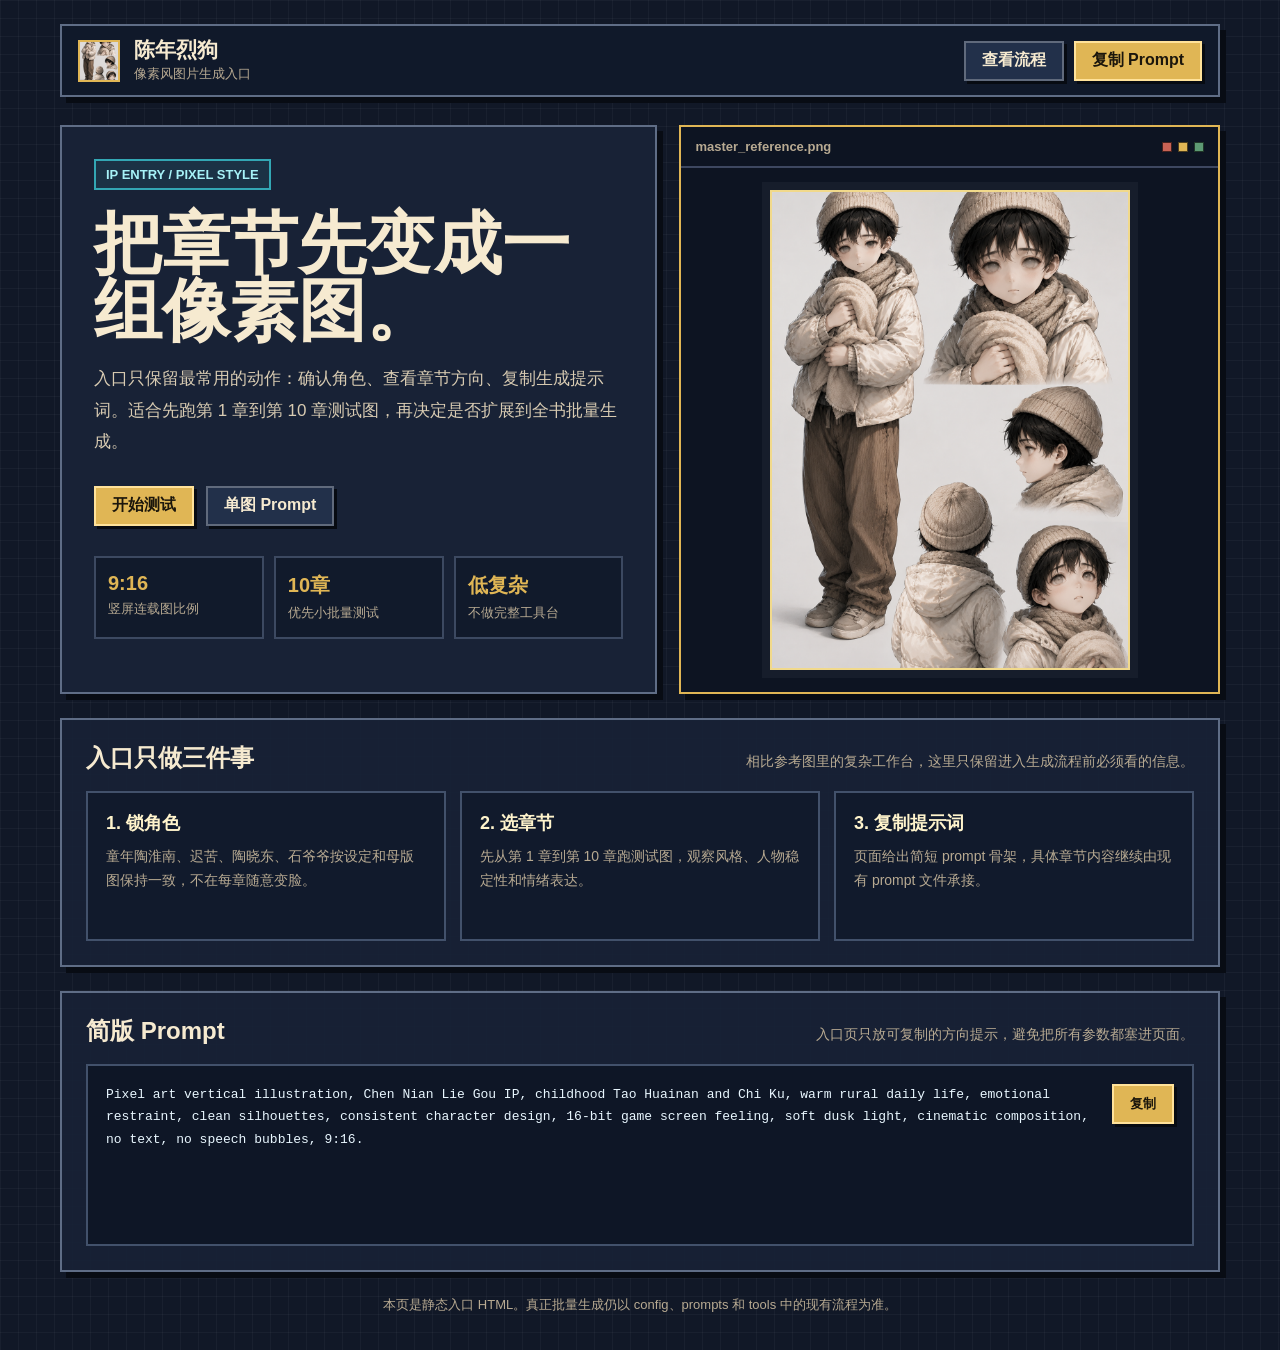
<file: 入口/entry_pixel_simple.html>
<!doctype html>
<html lang="zh-CN">
<head>
  <meta charset="utf-8">
  <meta name="viewport" content="width=device-width, initial-scale=1">
  <title>陈年烈狗｜像素风入口</title>
  <style>
    :root {
      color-scheme: dark;
      --bg: #111827;
      --panel: #182236;
      --panel-soft: #22304a;
      --ink: #f6ead0;
      --muted: #b8aa92;
      --line: #5f6d86;
      --cyan: #33a7b4;
      --gold: #e0b655;
      --red: #c96355;
      --green: #5d9a73;
      --shadow: 6px 6px 0 #080c14;
    }

    * {
      box-sizing: border-box;
    }

    html {
      scroll-behavior: smooth;
    }

    body {
      margin: 0;
      min-height: 100vh;
      color: var(--ink);
      background:
        linear-gradient(90deg, rgba(255,255,255,.035) 1px, transparent 1px) 0 0 / 18px 18px,
        linear-gradient(rgba(255,255,255,.035) 1px, transparent 1px) 0 0 / 18px 18px,
        var(--bg);
      font-family: "Microsoft YaHei", "PingFang SC", "Segoe UI", Arial, sans-serif;
      letter-spacing: 0;
    }

    a {
      color: inherit;
      text-decoration: none;
    }

    img {
      display: block;
      max-width: 100%;
    }

    .page {
      width: min(1160px, calc(100% - 32px));
      margin: 0 auto;
      padding: 24px 0 34px;
    }

    .topbar {
      display: flex;
      align-items: center;
      justify-content: space-between;
      gap: 18px;
      min-height: 64px;
      padding: 12px 16px;
      border: 2px solid var(--line);
      background: #10192a;
      box-shadow: var(--shadow);
    }

    .brand {
      display: flex;
      align-items: center;
      gap: 14px;
      min-width: 0;
    }

    .avatar {
      width: 42px;
      height: 42px;
      border: 2px solid var(--gold);
      background: var(--panel-soft);
      object-fit: cover;
      image-rendering: auto;
    }

    .brand-text {
      display: grid;
      gap: 3px;
      min-width: 0;
    }

    .brand-text b {
      overflow: hidden;
      font-size: 21px;
      line-height: 1.15;
      white-space: nowrap;
      text-overflow: ellipsis;
    }

    .brand-text span {
      color: var(--muted);
      font-size: 13px;
    }

    .top-actions {
      display: flex;
      flex-wrap: wrap;
      justify-content: flex-end;
      gap: 10px;
    }

    .btn {
      display: inline-flex;
      align-items: center;
      justify-content: center;
      min-height: 40px;
      padding: 0 16px;
      border: 2px solid rgba(255,255,255,.28);
      background: var(--panel-soft);
      color: var(--ink);
      font-weight: 800;
      cursor: pointer;
      box-shadow: 3px 3px 0 #070b12;
    }

    .btn.primary {
      background: var(--gold);
      color: #1b160c;
      border-color: #ffe29a;
    }

    .btn:hover,
    .btn:focus-visible {
      transform: translate(-1px, -1px);
      outline: 0;
      box-shadow: 5px 5px 0 #070b12;
    }

    .hero {
      display: grid;
      grid-template-columns: minmax(0, 1.05fr) minmax(300px, .95fr);
      gap: 22px;
      align-items: stretch;
      margin-top: 28px;
    }

    .hero-copy {
      min-height: 520px;
      padding: 32px;
      border: 2px solid var(--line);
      background: var(--panel);
      box-shadow: var(--shadow);
    }

    .eyebrow {
      display: inline-flex;
      width: fit-content;
      margin-bottom: 20px;
      padding: 6px 10px;
      border: 2px solid var(--cyan);
      background: rgba(51,167,180,.12);
      color: #a7f2f7;
      font-size: 13px;
      font-weight: 800;
    }

    h1 {
      max-width: 9em;
      margin: 0;
      font-size: 68px;
      line-height: .98;
      letter-spacing: 0;
    }

    .intro {
      max-width: 620px;
      margin: 20px 0 0;
      color: #d8cbb2;
      font-size: 17px;
      line-height: 1.85;
    }

    .hero-buttons {
      display: flex;
      flex-wrap: wrap;
      gap: 12px;
      margin-top: 28px;
    }

    .meta {
      display: grid;
      grid-template-columns: repeat(3, minmax(0, 1fr));
      gap: 10px;
      margin-top: 30px;
    }

    .meta-item {
      padding: 14px 12px;
      border: 2px solid #3c4961;
      background: #111a2b;
    }

    .meta-item b {
      display: block;
      margin-bottom: 4px;
      color: var(--gold);
      font-size: 20px;
    }

    .meta-item span {
      color: var(--muted);
      font-size: 13px;
      line-height: 1.45;
    }

    .visual {
      overflow: hidden;
      min-height: 520px;
      border: 2px solid var(--gold);
      background: #0d1422;
      box-shadow: var(--shadow);
    }

    .visual-head {
      display: flex;
      align-items: center;
      justify-content: space-between;
      gap: 12px;
      padding: 12px 14px;
      border-bottom: 2px solid #3d4760;
      color: var(--muted);
      font-size: 13px;
      font-weight: 800;
    }

    .lights {
      display: flex;
      gap: 6px;
    }

    .lights span {
      width: 10px;
      height: 10px;
      border: 1px solid rgba(0,0,0,.65);
      background: var(--red);
    }

    .lights span:nth-child(2) {
      background: var(--gold);
    }

    .lights span:nth-child(3) {
      background: var(--green);
    }

    .visual-body {
      display: grid;
      place-items: center;
      min-height: 466px;
      padding: 22px;
    }

    .hero-img {
      width: min(360px, 100%);
      aspect-ratio: 3 / 4;
      border: 2px solid #f1d98b;
      background: #131d2f;
      object-fit: cover;
      box-shadow: 0 0 0 8px rgba(255,255,255,.04);
    }

    .section {
      margin-top: 24px;
      padding: 24px;
      border: 2px solid var(--line);
      background: rgba(24,34,54,.9);
      box-shadow: var(--shadow);
    }

    .section-head {
      display: flex;
      align-items: end;
      justify-content: space-between;
      gap: 16px;
      margin-bottom: 18px;
    }

    .section h2 {
      margin: 0;
      font-size: 24px;
      line-height: 1.2;
    }

    .section-head p {
      max-width: 520px;
      margin: 0;
      color: var(--muted);
      font-size: 14px;
      line-height: 1.65;
    }

    .quick-grid {
      display: grid;
      grid-template-columns: repeat(3, minmax(0, 1fr));
      gap: 14px;
    }

    .quick-card {
      min-height: 150px;
      padding: 18px;
      border: 2px solid #42516b;
      background: #111a2c;
    }

    .quick-card b {
      display: block;
      margin-bottom: 10px;
      color: #fff4cc;
      font-size: 18px;
    }

    .quick-card p {
      margin: 0;
      color: var(--muted);
      font-size: 14px;
      line-height: 1.7;
    }

    .prompt-panel {
      display: grid;
      grid-template-columns: minmax(0, 1fr) auto;
      gap: 16px;
      align-items: start;
      padding: 18px;
      border: 2px solid #42516b;
      background: #0e1626;
    }

    pre {
      overflow: auto;
      min-height: 142px;
      max-height: 260px;
      margin: 0;
      color: #e9f7ff;
      font-size: 13px;
      line-height: 1.75;
      white-space: pre-wrap;
      word-break: break-word;
    }

    .footer-note {
      margin: 22px 0 0;
      color: var(--muted);
      font-size: 13px;
      line-height: 1.7;
      text-align: center;
    }

    @media (max-width: 860px) {
      .page {
        width: min(100% - 20px, 720px);
        padding-top: 12px;
      }

      .topbar,
      .hero,
      .section,
      .visual,
      .hero-copy {
        box-shadow: 4px 4px 0 #080c14;
      }

      .topbar {
        align-items: flex-start;
        flex-direction: column;
      }

      .top-actions {
        justify-content: flex-start;
        width: 100%;
      }

      .btn {
        flex: 1 1 150px;
      }

      .hero {
        grid-template-columns: 1fr;
      }

      h1 {
        font-size: 42px;
      }

      .hero-copy,
      .visual {
        min-height: auto;
      }

      .visual-body {
        min-height: auto;
      }

      .meta,
      .quick-grid,
      .prompt-panel {
        grid-template-columns: 1fr;
      }

      .section-head {
        align-items: start;
        flex-direction: column;
      }
    }
  </style>
</head>
<body>
  <main class="page">
    <header class="topbar">
      <a class="brand" href="#">
        <img class="avatar" src="../02_风格母版图/v2/陶淮南-小时候.png" alt="陈年烈狗角色头像">
        <span class="brand-text">
          <b>陈年烈狗</b>
          <span>像素风图片生成入口</span>
        </span>
      </a>
      <nav class="top-actions" aria-label="入口操作">
        <a class="btn" href="../入口/START_HERE.md">查看流程</a>
        <a class="btn primary" href="#prompt">复制 Prompt</a>
      </nav>
    </header>

    <section class="hero">
      <div class="hero-copy">
        <span class="eyebrow">IP ENTRY / PIXEL STYLE</span>
        <h1>把章节先变成一组像素图。</h1>
        <p class="intro">
          入口只保留最常用的动作：确认角色、查看章节方向、复制生成提示词。适合先跑第 1 章到第 10 章测试图，再决定是否扩展到全书批量生成。
        </p>
        <div class="hero-buttons">
          <a class="btn primary" href="#quick">开始测试</a>
          <a class="btn" href="#prompt">单图 Prompt</a>
        </div>
        <div class="meta" aria-label="当前生成配置">
          <div class="meta-item"><b>9:16</b><span>竖屏连载图比例</span></div>
          <div class="meta-item"><b>10章</b><span>优先小批量测试</span></div>
          <div class="meta-item"><b>低复杂</b><span>不做完整工具台</span></div>
        </div>
      </div>

      <aside class="visual" aria-label="角色主视觉">
        <div class="visual-head">
          <span>master_reference.png</span>
          <span class="lights"><span></span><span></span><span></span></span>
        </div>
        <div class="visual-body">
          <img class="hero-img" src="../02_风格母版图/v2/陶淮南-小时候.png" alt="陶淮南风格母版图">
        </div>
      </aside>
    </section>

    <section class="section" id="quick">
      <div class="section-head">
        <h2>入口只做三件事</h2>
        <p>相比参考图里的复杂工作台，这里只保留进入生成流程前必须看的信息。</p>
      </div>
      <div class="quick-grid">
        <article class="quick-card">
          <b>1. 锁角色</b>
          <p>童年陶淮南、迟苦、陶晓东、石爷爷按设定和母版图保持一致，不在每章随意变脸。</p>
        </article>
        <article class="quick-card">
          <b>2. 选章节</b>
          <p>先从第 1 章到第 10 章跑测试图，观察风格、人物稳定性和情绪表达。</p>
        </article>
        <article class="quick-card">
          <b>3. 复制提示词</b>
          <p>页面给出简短 prompt 骨架，具体章节内容继续由现有 prompt 文件承接。</p>
        </article>
      </div>
    </section>

    <section class="section" id="prompt">
      <div class="section-head">
        <h2>简版 Prompt</h2>
        <p>入口页只放可复制的方向提示，避免把所有参数都塞进页面。</p>
      </div>
      <div class="prompt-panel">
        <pre id="promptText">Pixel art vertical illustration, Chen Nian Lie Gou IP, childhood Tao Huainan and Chi Ku, warm rural daily life, emotional restraint, clean silhouettes, consistent character design, 16-bit game screen feeling, soft dusk light, cinematic composition, no text, no speech bubbles, 9:16.</pre>
        <button class="btn primary" type="button" data-copy="#promptText">复制</button>
      </div>
    </section>

    <p class="footer-note">本页是静态入口 HTML。真正批量生成仍以 config、prompts 和 tools 中的现有流程为准。</p>
  </main>

  <script>
    document.querySelectorAll('[data-copy]').forEach((button) => {
      button.addEventListener('click', async () => {
        const target = document.querySelector(button.dataset.copy);
        if (!target) return;
        try {
          await navigator.clipboard.writeText(target.textContent.trim());
          button.textContent = '已复制';
          setTimeout(() => { button.textContent = '复制'; }, 1200);
        } catch (error) {
          button.textContent = '复制失败';
          setTimeout(() => { button.textContent = '复制'; }, 1200);
        }
      });
    });
  </script>
</body>
</html>
</file>
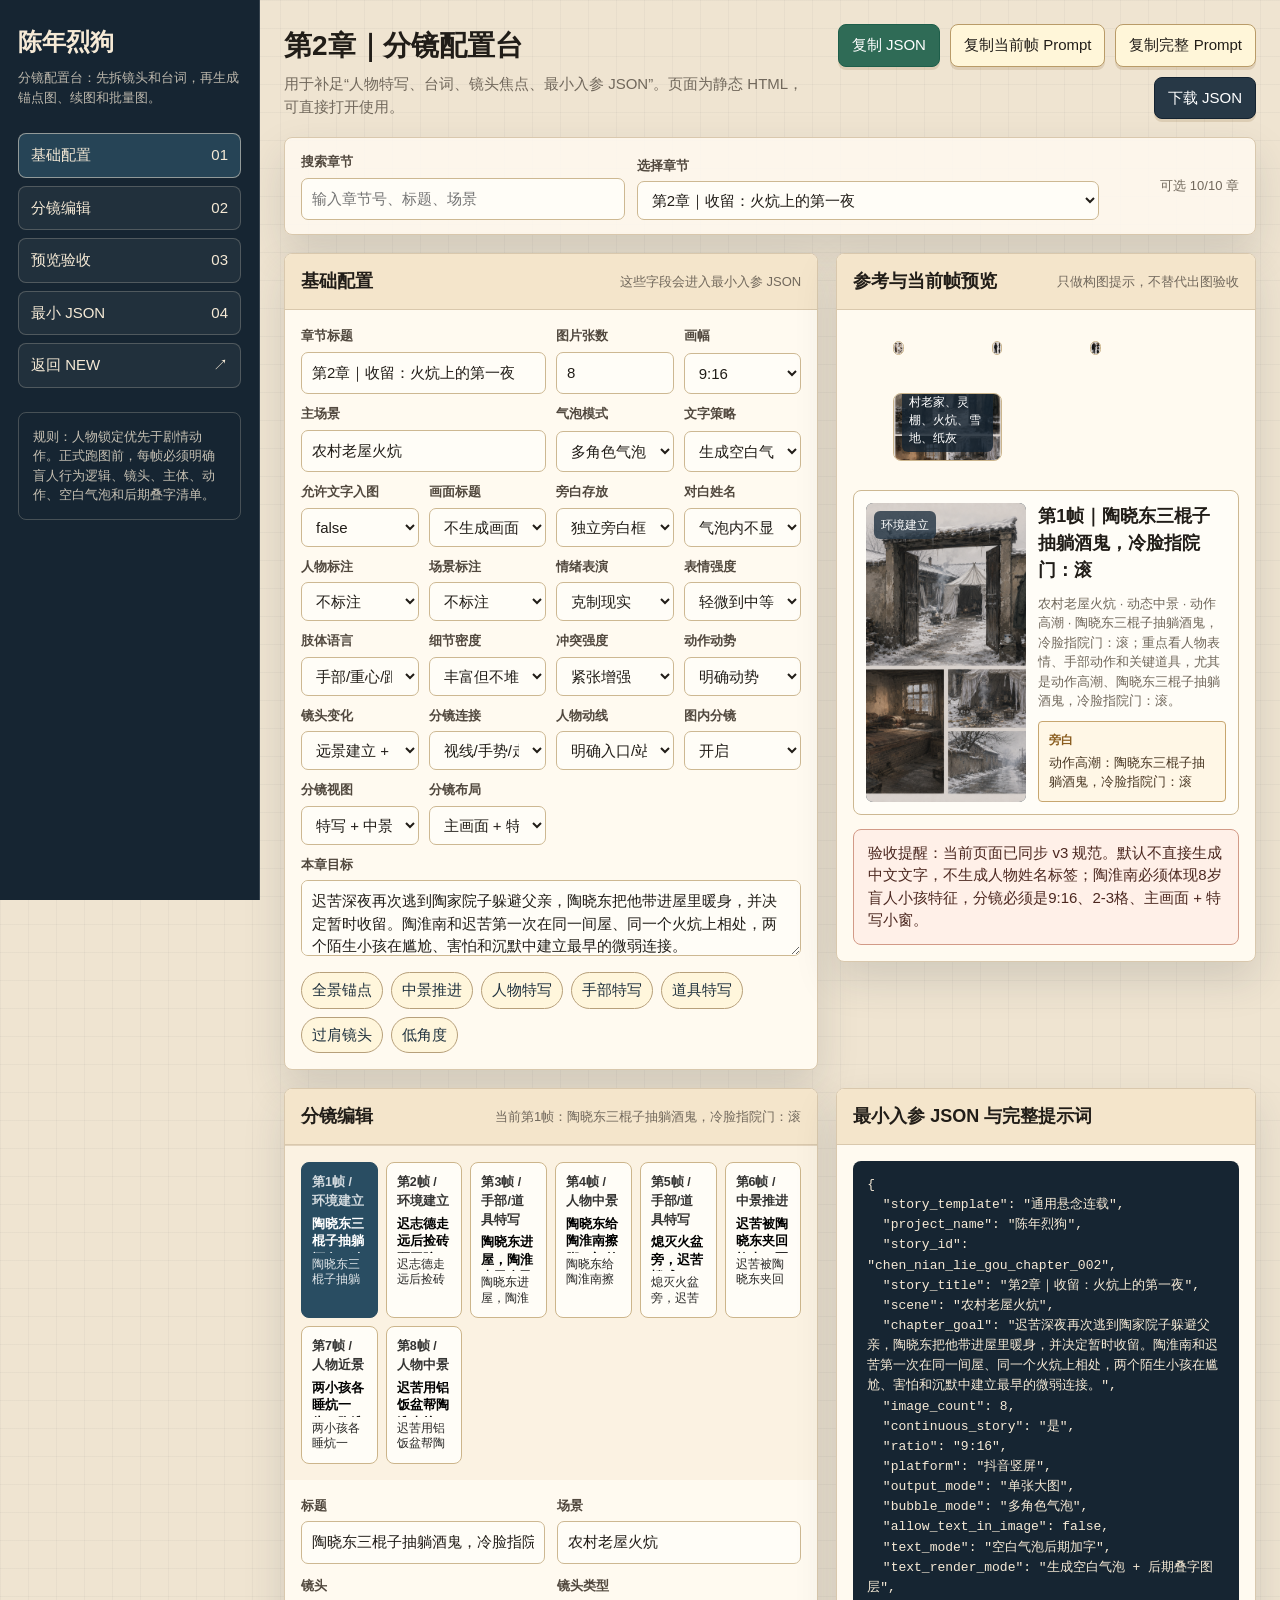
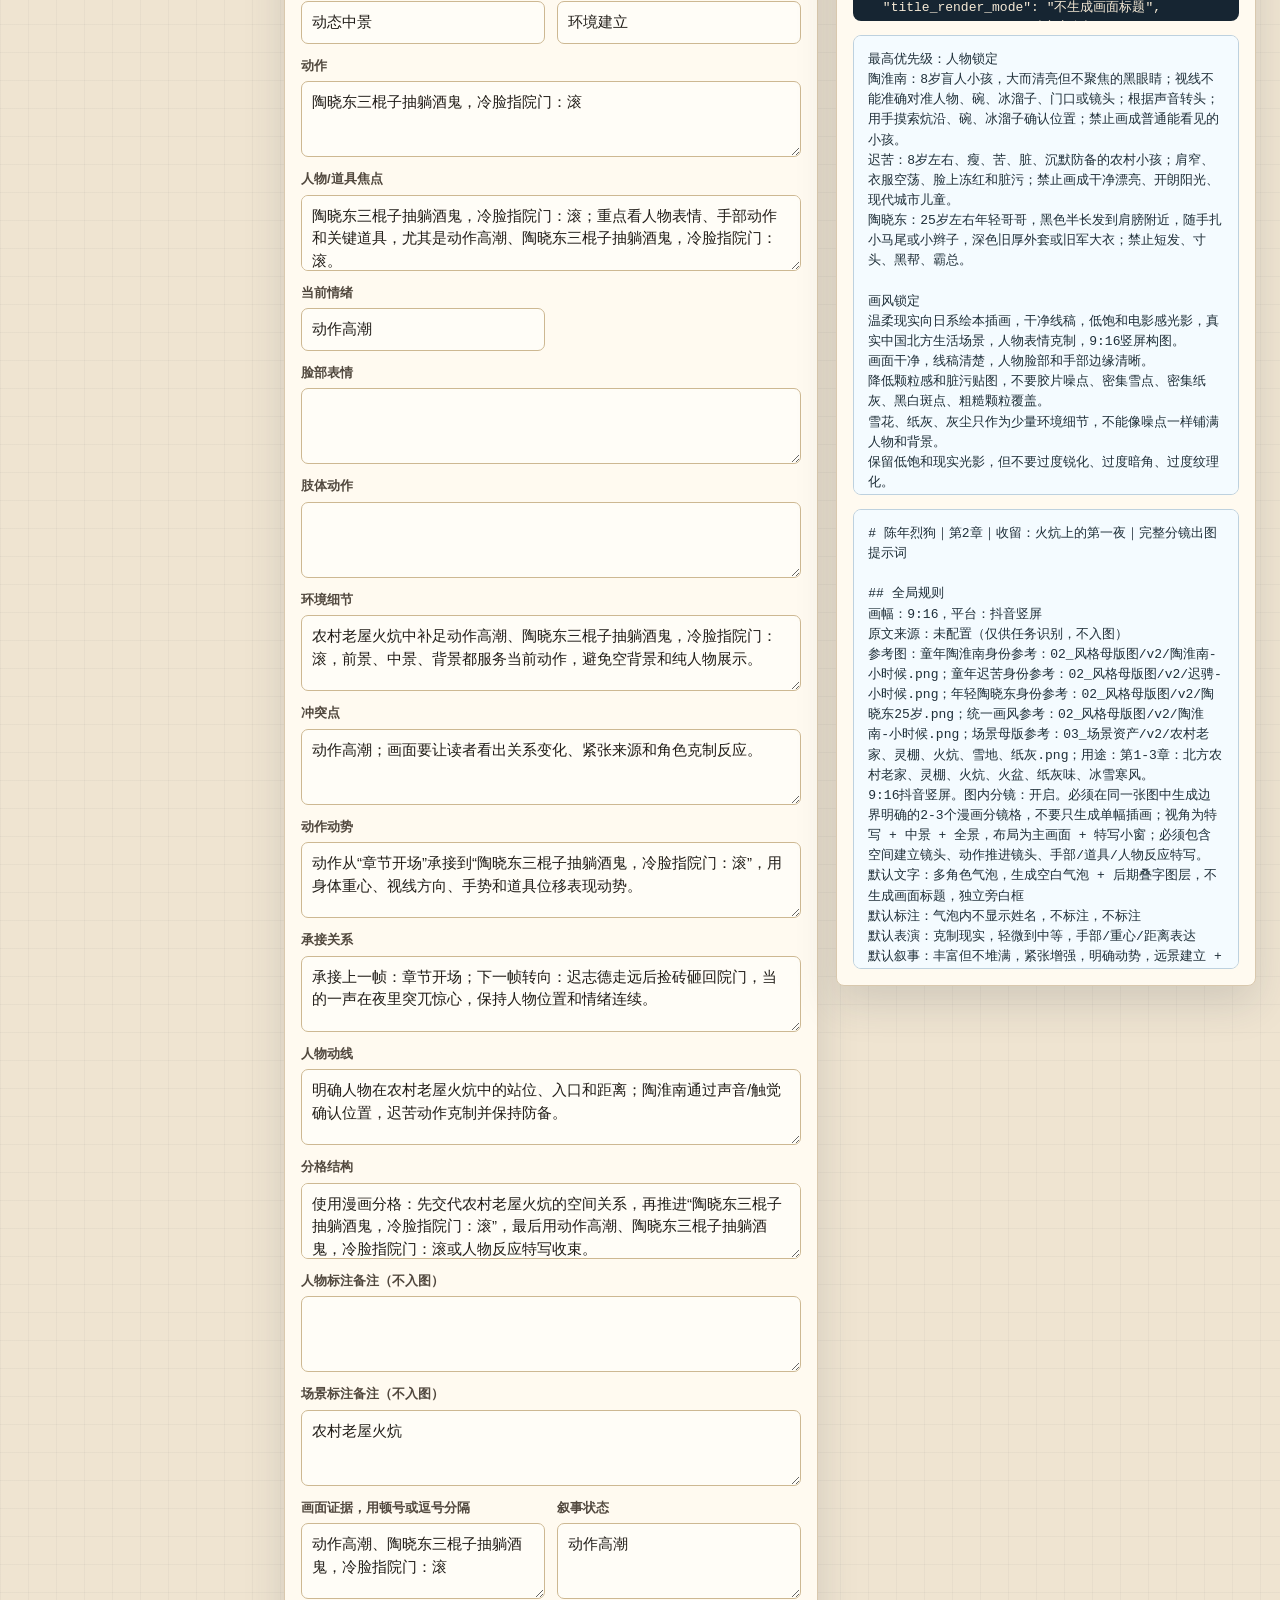
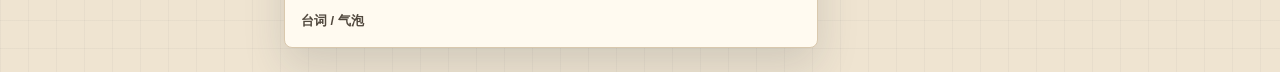
<file: 入口/storyboard_config.html>
<!doctype html>
<html lang="zh-CN">
<head>
  <meta charset="utf-8">
  <meta name="viewport" content="width=device-width, initial-scale=1">
  <title>陈年烈狗｜分镜配置台</title>
  <style>
    :root {
      color-scheme: light;
      --ink: #211d18;
      --muted: #71685c;
      --line: #d9c8ad;
      --paper: #f7efe2;
      --panel: #fffaf0;
      --deep: #273846;
      --green: #2f6b56;
      --gold: #c8842f;
      --red: #9f3e35;
      --blue: #346a8f;
      --shadow: 0 18px 42px rgba(39, 56, 70, .15);
    }

    * { box-sizing: border-box; }

    body {
      margin: 0;
      color: var(--ink);
      font-family: "Microsoft YaHei", "PingFang SC", Arial, sans-serif;
      font-size: 15px;
      line-height: 1.5;
      background:
        linear-gradient(90deg, rgba(39, 56, 70, .04) 1px, transparent 1px),
        linear-gradient(180deg, rgba(39, 56, 70, .04) 1px, transparent 1px),
        #efe4d1;
      background-size: 28px 28px;
    }

    a { color: inherit; text-decoration: none; }
    button, input, textarea, select { font: inherit; }

    .app {
      display: grid;
      grid-template-columns: 260px minmax(0, 1fr);
      min-height: 100vh;
    }

    .side {
      position: sticky;
      top: 0;
      height: 100vh;
      padding: 24px 18px;
      color: #f6ead6;
      background: #162532;
      border-right: 1px solid rgba(255,255,255,.14);
    }

    .brand b {
      display: block;
      font-size: 24px;
      letter-spacing: 0;
    }

    .brand span {
      display: block;
      margin-top: 8px;
      color: rgba(246,234,214,.75);
      font-size: 13px;
    }

    .nav {
      display: grid;
      gap: 8px;
      margin-top: 26px;
    }

    .nav a {
      display: flex;
      align-items: center;
      justify-content: space-between;
      min-height: 42px;
      padding: 10px 12px;
      border: 1px solid rgba(246,234,214,.22);
      background: rgba(255,255,255,.05);
      border-radius: 8px;
    }

    .nav a:hover,
    .nav a.active {
      background: #264456;
      border-color: rgba(246,234,214,.52);
    }

    .side-note {
      margin-top: 24px;
      padding: 14px;
      color: rgba(246,234,214,.78);
      border: 1px solid rgba(246,234,214,.22);
      border-radius: 8px;
      font-size: 13px;
    }

    main {
      padding: 24px;
      min-width: 0;
    }

    .topbar {
      display: flex;
      align-items: center;
      justify-content: space-between;
      gap: 16px;
      margin-bottom: 18px;
    }

    .title h1 {
      margin: 0;
      font-size: 28px;
      letter-spacing: 0;
    }

    .title p {
      margin: 6px 0 0;
      color: var(--muted);
    }

    .actions {
      display: flex;
      gap: 10px;
      flex-wrap: wrap;
      justify-content: flex-end;
    }

    .btn {
      display: inline-flex;
      align-items: center;
      justify-content: center;
      gap: 8px;
      min-height: 38px;
      padding: 9px 13px;
      color: var(--ink);
      border: 1px solid #b99b68;
      background: #fff6d9;
      border-radius: 8px;
      cursor: pointer;
      white-space: nowrap;
      box-shadow: 0 3px 0 rgba(125, 87, 36, .16);
    }

    .btn.primary {
      color: #fff;
      border-color: #1e5e4a;
      background: var(--green);
    }

    .btn.dark {
      color: #fff;
      border-color: #142331;
      background: var(--deep);
    }

    .chapter-switcher {
      display: grid;
      grid-template-columns: minmax(220px, .7fr) minmax(320px, 1fr) auto;
      gap: 12px;
      align-items: end;
      margin-bottom: 18px;
      padding: 14px 16px;
      background: rgba(255, 250, 240, .86);
      border: 1px solid var(--line);
      border-radius: 8px;
      box-shadow: var(--shadow);
    }

    .chapter-summary {
      color: var(--muted);
      font-size: 13px;
      align-self: center;
      min-width: 128px;
      text-align: right;
    }

    .layout {
      display: grid;
      grid-template-columns: minmax(420px, 1.12fr) minmax(380px, .88fr);
      gap: 18px;
      align-items: start;
    }

    .panel {
      background: var(--panel);
      border: 1px solid var(--line);
      border-radius: 8px;
      box-shadow: var(--shadow);
      overflow: hidden;
    }

    .panel-head {
      display: flex;
      align-items: center;
      justify-content: space-between;
      gap: 12px;
      padding: 14px 16px;
      border-bottom: 1px solid var(--line);
      background: #f4e5cb;
    }

    .panel-head h2 {
      margin: 0;
      font-size: 18px;
      letter-spacing: 0;
    }

    .hint {
      color: var(--muted);
      font-size: 13px;
    }

    .controls {
      display: grid;
      grid-template-columns: repeat(4, minmax(0, 1fr));
      gap: 10px;
      padding: 16px;
    }

    .field {
      display: grid;
      gap: 6px;
      min-width: 0;
    }

    .field.wide { grid-column: span 2; }
    .field.full { grid-column: 1 / -1; }

    label,
    .label {
      color: #51483e;
      font-weight: 700;
      font-size: 13px;
    }

    input,
    textarea,
    select {
      width: 100%;
      color: var(--ink);
      border: 1px solid #cdb892;
      background: #fffdf7;
      border-radius: 7px;
      padding: 9px 10px;
      outline: none;
    }

    textarea {
      min-height: 76px;
      resize: vertical;
    }

    input:focus,
    textarea:focus,
    select:focus {
      border-color: var(--blue);
      box-shadow: 0 0 0 3px rgba(52,106,143,.14);
    }

    .shot-bar {
      display: flex;
      flex-wrap: wrap;
      gap: 8px;
      padding: 0 16px 16px;
    }

    .chip {
      min-height: 32px;
      padding: 6px 10px;
      color: #20323f;
      border: 1px solid #b7a07b;
      background: #fff6dc;
      border-radius: 999px;
      cursor: pointer;
    }

    .chip.active,
    .chip:hover {
      color: #fff;
      background: var(--blue);
      border-color: var(--blue);
    }

    .timeline {
      display: grid;
      grid-template-columns: repeat(6, minmax(0, 1fr));
      gap: 8px;
      padding: 16px;
      border-top: 1px solid rgba(217,200,173,.72);
      background: #fbf2e2;
    }

    .frame-tab {
      display: grid;
      align-content: start;
      gap: 4px;
      min-height: 94px;
      padding: 10px;
      text-align: left;
      border: 1px solid #ccb58b;
      background: #fffdf7;
      border-radius: 8px;
      cursor: pointer;
    }

    .frame-tab.active {
      color: #fff;
      background: #294d62;
      border-color: #294d62;
    }

    .frame-tab small {
      font-weight: 700;
      opacity: .8;
    }

    .frame-tab b {
      display: block;
      overflow: hidden;
      font-size: 13px;
      line-height: 1.35;
      max-height: 38px;
    }

    .frame-tab span {
      overflow: hidden;
      font-size: 12px;
      line-height: 1.3;
      max-height: 32px;
      opacity: .85;
    }

    .editor {
      display: grid;
      grid-template-columns: 1fr 1fr;
      gap: 12px;
      padding: 16px;
    }

    .dialogue {
      display: grid;
      gap: 8px;
    }

    .line-row {
      display: grid;
      grid-template-columns: 112px minmax(0, 1fr);
      gap: 8px;
    }

    .preview-wrap {
      display: grid;
      gap: 14px;
      padding: 16px;
    }

    .refs {
      display: grid;
      grid-template-columns: repeat(4, minmax(0, 1fr));
      gap: 8px;
    }

    .ref {
      position: relative;
      overflow: hidden;
      aspect-ratio: 3 / 4;
      border: 1px solid #cbb58d;
      border-radius: 8px;
      background: #eadcc7;
    }

    .ref.scene { grid-column: span 2; aspect-ratio: 16 / 10; }

    .ref img {
      width: 100%;
      height: 100%;
      object-fit: cover;
      display: block;
    }

    .ref span {
      position: absolute;
      left: 8px;
      right: 8px;
      bottom: 8px;
      padding: 5px 7px;
      color: #fff;
      background: rgba(22,37,50,.82);
      border-radius: 6px;
      font-size: 12px;
    }

    .preview {
      display: grid;
      grid-template-columns: 160px minmax(0, 1fr);
      gap: 12px;
      padding: 12px;
      border: 1px solid #cdb892;
      border-radius: 8px;
      background: #fffdf7;
    }

    .preview-art {
      position: relative;
      min-height: 220px;
      overflow: hidden;
      border-radius: 7px;
      background: #223544;
    }

    .preview-art img {
      width: 100%;
      height: 100%;
      min-height: 220px;
      object-fit: cover;
      display: block;
      filter: saturate(.88) contrast(.95);
    }

    .preview-art .tag {
      position: absolute;
      left: 8px;
      top: 8px;
      padding: 5px 7px;
      color: #fff;
      background: rgba(39,56,70,.82);
      border-radius: 6px;
      font-size: 12px;
    }

    .preview-copy {
      display: grid;
      align-content: start;
      gap: 10px;
      min-width: 0;
    }

    .preview-copy h3 {
      margin: 0;
      font-size: 18px;
      letter-spacing: 0;
    }

    .bubble {
      padding: 9px 10px;
      border: 1px solid #c7d0d6;
      border-radius: 8px;
      background: #eef6f5;
      color: #26343e;
      font-size: 14px;
    }

    .bubble b {
      display: block;
      margin-bottom: 3px;
      color: var(--green);
    }

    .caption-preview {
      padding: 9px 10px;
      border: 1px solid #c7a66f;
      border-radius: 4px;
      background: #fff7e6;
      color: #4a3824;
      font-size: 13px;
      line-height: 1.5;
    }

    .caption-preview::before {
      content: "旁白";
      display: block;
      margin-bottom: 4px;
      color: #8a5d1f;
      font-size: 12px;
      font-weight: 700;
    }

    .warn {
      padding: 12px 14px;
      color: #4b271f;
      border: 1px solid #d29a87;
      background: #fff0e8;
      border-radius: 8px;
    }

    .json-grid {
      display: grid;
      grid-template-columns: 1fr;
      gap: 14px;
      padding: 16px;
    }

    pre {
      overflow: auto;
      min-height: 260px;
      max-height: 460px;
      margin: 0;
      padding: 14px;
      color: #f6ead6;
      background: #162532;
      border-radius: 8px;
      font-size: 13px;
      line-height: 1.55;
      white-space: pre-wrap;
      word-break: break-word;
    }

    .prompt-box {
      color: #1f2f39;
      background: #f4fbff;
      border: 1px solid #bdd1df;
    }

    .status {
      min-height: 22px;
      color: var(--green);
      font-size: 13px;
    }

    @media (max-width: 1180px) {
      .app { grid-template-columns: 1fr; }
      .side {
        position: static;
        height: auto;
      }
      .nav { grid-template-columns: repeat(3, minmax(0, 1fr)); }
      .layout { grid-template-columns: 1fr; }
    }

    @media (max-width: 760px) {
      main { padding: 14px; }
      .topbar,
      .chapter-switcher,
      .panel-head,
      .preview {
        align-items: stretch;
        flex-direction: column;
        grid-template-columns: 1fr;
      }
      .controls,
      .editor,
      .timeline,
      .refs,
      .nav {
        grid-template-columns: 1fr;
      }
      .field,
      .field.wide,
      .field.full,
      .ref.scene { grid-column: 1; }
      .chapter-summary { text-align: left; }
      .actions { justify-content: flex-start; }
    }
  </style>
</head>
<body>
  <div class="app">
    <aside class="side">
      <div class="brand">
        <b>陈年烈狗</b>
        <span>分镜配置台：先拆镜头和台词，再生成锚点图、续图和批量图。</span>
      </div>
      <nav class="nav" aria-label="页面导航">
        <a class="active" href="#config">基础配置 <span>01</span></a>
        <a href="#frames">分镜编辑 <span>02</span></a>
        <a href="#preview">预览验收 <span>03</span></a>
        <a href="#json">最小 JSON <span>04</span></a>
        <a href="./入口_NEW.html">返回 NEW <span>↗</span></a>
      </nav>
      <div class="side-note">
        规则：人物锁定优先于剧情动作。正式跑图前，每帧必须明确盲人行为逻辑、镜头、主体、动作、空白气泡和后期叠字清单。
      </div>
    </aside>

    <main>
      <div class="topbar">
        <div class="title">
          <h1 id="pageTitle">第2章｜分镜配置台</h1>
          <p>用于补足“人物特写、台词、镜头焦点、最小入参 JSON”。页面为静态 HTML，可直接打开使用。</p>
        </div>
        <div class="actions">
          <button class="btn primary" id="copyJson">复制 JSON</button>
          <button class="btn" id="copyPrompt">复制当前帧 Prompt</button>
          <button class="btn" id="copyFullPrompt">复制完整 Prompt</button>
          <button class="btn dark" id="downloadJson">下载 JSON</button>
        </div>
      </div>

      <div class="chapter-switcher" aria-label="章节选择">
        <div class="field">
          <label for="chapterArchiveSearch">搜索章节</label>
          <input id="chapterArchiveSearch" placeholder="输入章节号、标题、场景">
        </div>
        <div class="field">
          <label for="chapterArchiveSelect">选择章节</label>
          <select id="chapterArchiveSelect"></select>
        </div>
        <div class="chapter-summary" id="chapterArchiveSummary">已载入 2/10</div>
      </div>

      <div class="layout">
        <section class="panel" id="config">
          <div class="panel-head">
            <h2>基础配置</h2>
            <span class="hint">这些字段会进入最小入参 JSON</span>
          </div>
          <div class="controls">
            <div class="field wide">
              <label for="storyTitle">章节标题</label>
              <input id="storyTitle" data-config="story_title">
            </div>
            <div class="field">
              <label for="imageCount">图片张数</label>
              <input id="imageCount" data-config="image_count" type="number" min="1" max="12">
            </div>
            <div class="field">
              <label for="ratio">画幅</label>
              <select id="ratio" data-config="ratio">
                <option>9:16</option>
                <option>3:4</option>
                <option>16:9</option>
                <option>1:1</option>
              </select>
            </div>
            <div class="field wide">
              <label for="scene">主场景</label>
              <input id="scene" data-config="scene">
            </div>
            <div class="field">
              <label for="bubbleMode">气泡模式</label>
              <select id="bubbleMode" data-config="bubble_mode">
                <option>多角色气泡</option>
                <option>单角色气泡</option>
                <option>无气泡</option>
              </select>
            </div>
            <div class="field">
              <label for="textRender">文字策略</label>
              <select id="textRender" data-config="text_render_mode">
                <option>生成空白气泡 + 后期叠字图层</option>
                <option>生成空白气泡 + 文案清单</option>
                <option>仅生成文案清单</option>
                <option>直接在图中生成文字</option>
              </select>
            </div>
            <div class="field">
              <label for="allowTextInImage">允许文字入图</label>
              <select id="allowTextInImage" data-config="allow_text_in_image">
                <option value="false">false</option>
                <option value="true">true</option>
              </select>
            </div>
            <div class="field">
              <label for="titleRender">画面标题</label>
              <select id="titleRender" data-config="title_render_mode">
                <option>不生成画面标题</option>
                <option>封面图标题</option>
                <option>每帧标题</option>
              </select>
            </div>
            <div class="field">
              <label for="narrationMode">旁白存放</label>
              <select id="narrationMode" data-config="narration_mode">
                <option>独立旁白框</option>
                <option>底部旁白框</option>
                <option>画外文案清单</option>
                <option>不使用旁白</option>
              </select>
            </div>
            <div class="field">
              <label for="dialogueNameMode">对白姓名</label>
              <select id="dialogueNameMode" data-config="dialogue_name_mode">
                <option>气泡内不显示姓名</option>
                <option>气泡内显示姓名</option>
              </select>
            </div>
            <div class="field">
              <label for="characterLabelMode">人物标注</label>
              <select id="characterLabelMode" data-config="character_label_mode">
                <option>不标注</option>
              </select>
            </div>
            <div class="field">
              <label for="sceneLabelMode">场景标注</label>
              <select id="sceneLabelMode" data-config="scene_label_mode">
                <option>不标注</option>
              </select>
            </div>
            <div class="field">
              <label for="emotionActing">情绪表演</label>
              <select id="emotionActing" data-config="emotion_acting_style">
                <option>克制现实</option>
                <option>轻微外显</option>
                <option>沉默压抑</option>
                <option>紧绷防备</option>
                <option>保护性克制</option>
              </select>
            </div>
            <div class="field">
              <label for="expressionIntensity">表情强度</label>
              <select id="expressionIntensity" data-config="expression_intensity">
                <option>轻微到中等</option>
                <option>轻微</option>
                <option>中等</option>
                <option>强烈</option>
              </select>
            </div>
            <div class="field">
              <label for="bodyLanguageMode">肢体语言</label>
              <select id="bodyLanguageMode" data-config="body_language_mode">
                <option>手部/重心/距离表达</option>
                <option>面部微表情优先</option>
                <option>保护性站位</option>
                <option>防备性蜷缩</option>
                <option>动作推进优先</option>
              </select>
            </div>
            <div class="field">
              <label for="detailDensity">细节密度</label>
              <select id="detailDensity" data-config="detail_density">
                <option>丰富但不堆满</option>
                <option>标准</option>
                <option>极简</option>
              </select>
            </div>
            <div class="field">
              <label for="conflictIntensity">冲突强度</label>
              <select id="conflictIntensity" data-config="conflict_intensity">
                <option>紧张增强</option>
                <option>克制紧张</option>
                <option>平静铺垫</option>
                <option>强冲突</option>
              </select>
            </div>
            <div class="field">
              <label for="actionMomentumMode">动作动势</label>
              <select id="actionMomentumMode" data-config="action_momentum_mode">
                <option>明确动势</option>
                <option>静态对话</option>
                <option>突然打断</option>
                <option>追逐/抢夺</option>
                <option>保护拦截</option>
              </select>
            </div>
            <div class="field">
              <label for="shotVariationMode">镜头变化</label>
              <select id="shotVariationMode" data-config="shot_variation_mode">
                <option>远景建立 + 中景动作 + 特写反应</option>
                <option>主画面 + 局部特写</option>
                <option>连续动作三格</option>
                <option>环境压迫 + 人物近景</option>
              </select>
            </div>
            <div class="field">
              <label for="panelContinuityMode">分镜连接</label>
              <select id="panelContinuityMode" data-config="panel_continuity_mode">
                <option>视线/手势/走位承接</option>
                <option>前景道具承接</option>
                <option>上一格动作延续</option>
                <option>空间方位固定</option>
              </select>
            </div>
            <div class="field">
              <label for="characterPathMode">人物动线</label>
              <select id="characterPathMode" data-config="character_path_mode">
                <option>明确入口/站位/出口</option>
                <option>保护三角站位</option>
                <option>追逐推进</option>
                <option>靠近/退开</option>
              </select>
            </div>
            <div class="field">
              <label for="inImageStoryboard">图内分镜</label>
              <select id="inImageStoryboard" data-config="in_image_storyboard">
                <option>开启</option>
                <option>关闭</option>
              </select>
            </div>
            <div class="field">
              <label for="storyboardView">分镜视图</label>
              <select id="storyboardView" data-config="storyboard_view">
                <option>特写 + 中景 + 全景</option>
                <option>第一人称 + 第三人称</option>
                <option>第三人称</option>
                <option>第一人称</option>
              </select>
            </div>
            <div class="field">
              <label for="storyboardLayout">分镜布局</label>
              <select id="storyboardLayout" data-config="storyboard_layout">
                <option>主画面 + 特写小窗</option>
                <option>漫画三格竖排</option>
                <option>主画面 + 小视角窗口</option>
                <option>上下分镜</option>
                <option>左右分镜</option>
              </select>
            </div>
            <div class="field full">
              <label for="chapterGoal">本章目标</label>
              <textarea id="chapterGoal" data-config="chapter_goal"></textarea>
            </div>
          </div>
          <div class="shot-bar" aria-label="镜头快捷选择">
            <button class="chip" data-shot="全景锚点">全景锚点</button>
            <button class="chip" data-shot="中景推进">中景推进</button>
            <button class="chip" data-shot="人物特写">人物特写</button>
            <button class="chip" data-shot="手部特写">手部特写</button>
            <button class="chip" data-shot="道具特写">道具特写</button>
            <button class="chip" data-shot="过肩镜头">过肩镜头</button>
            <button class="chip" data-shot="低角度">低角度</button>
          </div>
        </section>

        <section class="panel" id="preview">
          <div class="panel-head">
            <h2>参考与当前帧预览</h2>
            <span class="hint">只做构图提示，不替代出图验收</span>
          </div>
          <div class="preview-wrap">
            <div class="refs">
              <figure class="ref">
                <img src="../02_风格母版图/v2/陶淮南-小时候.png" alt="陶淮南小时候">
                <span>陶淮南-小时候</span>
              </figure>
              <figure class="ref">
                <img src="../02_风格母版图/v2/迟骋-小时候.png" alt="迟骋小时候">
                <span>迟骋-小时候</span>
              </figure>
              <figure class="ref">
                <img src="../02_风格母版图/v2/陶晓东25岁.png" alt="陶晓东25岁">
                <span>陶晓东25岁</span>
              </figure>
              <figure class="ref scene">
                <img src="../03_场景资产/v2/农村老家、灵棚、火炕、雪地、纸灰.png" alt="农村老家灵棚场景">
                <span>场景母版：农村老家、灵棚、火炕、雪地、纸灰</span>
              </figure>
            </div>
            <div class="preview">
              <div class="preview-art">
                <img src="../03_场景资产/v2/农村老家、灵棚、火炕、雪地、纸灰.png" alt="当前帧视觉参考">
                <span class="tag" id="previewShot">人物特写</span>
              </div>
              <div class="preview-copy">
                <h3 id="previewTitle">当前帧</h3>
                <div class="hint" id="previewMeta"></div>
                <div id="previewBubbles"></div>
              </div>
            </div>
            <div class="warn">
              验收提醒：当前页面已同步 v3 规范。默认不直接生成中文文字，不生成人物姓名标签；陶淮南必须体现8岁盲人小孩特征，分镜必须是9:16、2-3格、主画面 + 特写小窗。
            </div>
          </div>
        </section>

        <section class="panel" id="frames">
          <div class="panel-head">
            <h2>分镜编辑</h2>
            <span class="hint" id="activeHint">当前第1帧</span>
          </div>
          <div class="timeline" id="timeline"></div>
          <div class="editor" id="editor"></div>
        </section>

        <section class="panel" id="json">
          <div class="panel-head">
            <h2>最小入参 JSON 与完整提示词</h2>
            <span class="status" id="status"></span>
          </div>
          <div class="json-grid">
            <pre id="jsonPreview"></pre>
            <pre class="prompt-box" id="promptPreview"></pre>
            <pre class="prompt-box" id="fullPromptPreview"></pre>
          </div>
        </section>
      </div>
    </main>
  </div>

  <script src="./storyboard_chapter_archive.js"></script>
  <script>
    let state = {
      "story_template": "通用悬念连载",
      "project_name": "陈年烈狗",
      "story_id": "chen_nian_lie_gou_chapter_002",
      "source_file": "00_设定文档/原文/第2章.txt",
      "story_title": "第2章｜收留：火炕上的第一夜",
      "scene": "农村老屋火炕",
      "chapter_goal": "迟苦深夜再次逃到陶家院子躲避父亲，陶晓东把他带进屋里暖身，并决定暂时收留。陶淮南和迟苦第一次在同一间屋、同一个火炕上相处，两个陌生小孩在尴尬、害怕和沉默中建立最早的微弱连接。",
      "image_count": 6,
      "continuous_story": "是",
      "ratio": "9:16",
      "platform": "抖音竖屏",
      "output_mode": "单张大图",
      "bubble_mode": "多角色气泡",
      "allow_text_in_image": false,
      "text_mode": "空白气泡后期加字",
      "text_render_mode": "生成空白气泡 + 后期叠字图层",
      "title_render_mode": "不生成画面标题",
      "narration_mode": "独立旁白框",
      "dialogue_name_mode": "气泡内不显示姓名",
      "character_label_mode": "不标注",
      "scene_label_mode": "不标注",
      "emotion_acting_style": "克制现实",
      "expression_intensity": "轻微到中等",
      "body_language_mode": "手部/重心/距离表达",
      "detail_density": "丰富但不堆满",
      "conflict_intensity": "紧张增强",
      "action_momentum_mode": "明确动势",
      "shot_variation_mode": "远景建立 + 中景动作 + 特写反应",
      "panel_continuity_mode": "视线/手势/走位承接",
      "character_path_mode": "明确入口/站位/出口",
      "in_image_storyboard": "开启",
      "storyboard_view": "特写 + 中景 + 全景",
      "storyboard_layout": "主画面 + 特写小窗",
      "active": 0,
      "refs": {
            "character_identity_refs": [],
            "scene_references": [
                  "场景母版参考：03_场景资产/v2/农村老家、灵棚、火炕、雪地、纸灰.png；用途：第1-3章：北方农村老家、灵棚、火炕、火盆、纸灰味、冰雪寒风。"
            ]
      },
      "frames": [
            {
                  "scene": "农村老屋火炕",
                  "phase": "第1幕",
                  "title": "门外余响",
                  "action": "陶晓东进屋查看陶淮南，门外还有砖头砸门的余响",
                  "state": "第1章冲突刚退去，陶淮南害怕哥哥受伤",
                  "visual_evidence": [
                        "火炕",
                        "开着的灯",
                        "陶淮南摸哥哥的脸",
                        "门外雪夜阴影"
                  ],
                  "camera": "室内近景",
                  "shot_type": "人物特写",
                  "focus": "陶淮南仰脸摸陶晓东的脸，确认哥哥有没有受伤",
                  "scene_detail": "老屋灯光偏黄，火炕边有小毛衣和鞋，门外夜雪和院门阴影压在画面边缘。",
                  "conflict_point": "危险已经退到门外，但陶淮南只能靠声音和触摸确认哥哥是否安全。",
                  "action_momentum_detail": "陶晓东从门口带着冷气进屋，弯身抱起陶淮南；陶淮南两只手摸上哥哥的脸。",
                  "continuity_link": "承接第1章陶晓东挡住迟志德后的余波，从院门冲突转入老屋内部。",
                  "character_path": "陶晓东从门口进入火炕边，陶淮南从炕上探身向哥哥靠近，听觉朝门外。",
                  "panel_composition": "上方门外阴影和砸门余响，中间陶淮南摸哥哥脸的近景，下方陶晓东给孩子擦脚或整理被子的手部特写。",
                  "character_label": "",
                  "scene_label": "农村老屋火炕；第2章主要室内场景，标签放在墙角或炕沿边缘。",
                  "dialogue": [
                        {
                              "name": "陶淮南",
                              "text": "打着你了吗？"
                        },
                        {
                              "name": "陶晓东",
                              "text": "没有。"
                        }
                  ],
                  "narration": "门外还冷，屋里的人先确认彼此没事。"
            },
            {
                  "scene": "陶家院子熄灭火盆旁",
                  "phase": "第2幕",
                  "title": "火盆边的小孩",
                  "action": "陶晓东在院子里找到冻得发抖的迟苦，把衣服放到他旁边",
                  "state": "迟苦还停在危险边缘，防备又没有力气逃",
                  "visual_evidence": [
                        "熄灭火盆",
                        "雪夜",
                        "迟苦蜷缩",
                        "陶晓东弯身递衣服"
                  ],
                  "camera": "俯视中景",
                  "shot_type": "中景推进",
                  "focus": "迟苦蜷在火盆旁发抖，手指僵硬伸向衣服",
                  "scene_detail": "火盆只剩黑灰，院子雪地被踩乱，灵棚白布在远处暗处晃动，陶晓东的军大衣边缘带着雪水。",
                  "conflict_point": "迟苦想活下来却不敢相信别人，陶晓东必须靠近又不能吓到他。",
                  "action_momentum_detail": "镜头从熄灭火盆推向迟苦发抖的手，再到陶晓东弯腰把衣服放下。",
                  "continuity_link": "承接上一帧陶晓东安顿陶淮南后出门找人，本帧把迟苦从院子边缘带回故事中心。",
                  "character_path": "迟苦缩在火盆左侧，陶晓东从屋门方向走近，身影挡住门外冷风。",
                  "panel_composition": "上方院子冷夜建立，中间陶晓东递衣服，底部迟苦手指和灭掉火盆的特写。",
                  "character_label": "",
                  "scene_label": "",
                  "dialogue": [
                        {
                              "name": "陶晓东",
                              "text": "穿上吧。"
                        },
                        {
                              "name": "陶晓东",
                              "text": "别动。"
                        }
                  ],
                  "narration": "他冷得连防备都快撑不住。"
            },
            {
                  "scene": "火炕屋内",
                  "phase": "第3幕",
                  "title": "放上火炕",
                  "action": "陶晓东把迟苦夹抱进屋，放到火炕另一头暖身",
                  "state": "危险被关在门外，陌生孩子被放进同一间屋",
                  "visual_evidence": [
                        "火炕",
                        "军大衣",
                        "迟苦趴在炕上",
                        "陶淮南侧耳听声"
                  ],
                  "camera": "室内中景",
                  "shot_type": "人物特写",
                  "focus": "迟苦贴着火炕缓过来的身体和陶淮南听见牙齿打颤的反应",
                  "scene_detail": "屋里只有一套被褥，陶淮南盖在一侧，迟苦被军大衣盖住，炕面暖光与门口冷气形成对比。",
                  "conflict_point": "收留已经发生，但两个孩子彼此陌生，一个害怕，一个沉默。",
                  "action_momentum_detail": "陶晓东从门口把迟苦带进来，动作停在把人放到炕上的瞬间，军大衣落下遮住迟苦。",
                  "continuity_link": "承接上一帧院子火盆边，人物从室外冷处移动到火炕暖处。",
                  "character_path": "陶晓东从屋门进到炕边，迟苦被放在炕的远端，陶淮南在另一端缩在被子里侧耳。",
                  "panel_composition": "上方陶晓东抱人进屋，中间迟苦趴在炕上发抖，下方陶淮南侧耳听声的近景。",
                  "character_label": "",
                  "scene_label": "",
                  "dialogue": [
                        {
                              "name": "陶晓东",
                              "text": "躺会儿缓缓。"
                        },
                        {
                              "name": "陶晓东",
                              "text": "今晚你睡这儿。"
                        }
                  ],
                  "narration": "火炕把两个人放进同一个夜里。"
            },
            {
                  "scene": "深夜火炕两端",
                  "phase": "第4幕",
                  "title": "同屋沉默",
                  "action": "陶淮南背对迟苦缩进小毛毯，听着迟苦的牙齿打颤慢慢停下",
                  "state": "两个孩子第一次共处，距离很近但关系很远",
                  "visual_evidence": [
                        "两端火炕",
                        "小毛毯",
                        "迟苦蜷着",
                        "陶淮南侧耳"
                  ],
                  "camera": "横向中景",
                  "shot_type": "过肩镜头",
                  "focus": "火炕两端的距离，陶淮南不敢动，迟苦沉默缓过来",
                  "scene_detail": "灯被留下，屋里有炕革纹理、厚被褥和军大衣阴影，窗外仍是冷蓝夜色。",
                  "conflict_point": "陶淮南知道旁边有人，却看不见也不敢确认；迟苦被留下，却没有任何回应。",
                  "action_momentum_detail": "画面动势从迟苦颤抖的肩背减弱，到陶淮南把毯子拉到脸边。",
                  "continuity_link": "承接上一帧迟苦被放到炕上，本帧拉长夜晚时间，让两人第一次共享空间。",
                  "character_path": "陶淮南在炕内侧背向迟苦，迟苦在炕外端靠近墙，陶晓东已经出屋守夜。",
                  "panel_composition": "上方火炕横向全景，中间陶淮南拉毯子的手部特写，下方迟苦蜷缩肩背和军大衣特写。",
                  "character_label": "",
                  "scene_label": "",
                  "dialogue": [
                        {
                              "name": "旁白",
                              "text": "一个真瞎子，一个假哑巴，沉默着搭了个伴。"
                        }
                  ],
                  "narration": "这一夜没有亲近，只有彼此的呼吸声。"
            },
            {
                  "scene": "火炕早晨",
                  "phase": "第5幕",
                  "title": "一碗粥",
                  "action": "陶晓东给陶淮南喂粥，也给迟苦盛了一大碗饭菜",
                  "state": "迟苦被允许留下几天，但仍然像随时会退回墙角",
                  "visual_evidence": [
                        "粥碗",
                        "二大碗",
                        "陶晓东喂饭",
                        "迟苦靠墙吃饭"
                  ],
                  "camera": "桌面中景",
                  "shot_type": "手部特写",
                  "focus": "陶晓东递碗的手、迟苦接碗的沉默和陶淮南好奇转头",
                  "scene_detail": "炕桌上有热粥蒸汽，陶淮南坐在被褥边，迟苦穿着不合身的旧衣靠墙，胸前仍有牛奶渍。",
                  "conflict_point": "陶晓东试探迟苦的处境，迟苦不回答；陶淮南对这个沉默存在从害怕变成好奇。",
                  "action_momentum_detail": "陶晓东把碗推向迟苦，迟苦抬眼又低头接过去，陶淮南的空洞视线朝声音方向偏。",
                  "continuity_link": "承接深夜共处后的早晨，让收留从一晚变成几天的生活安排。",
                  "character_path": "陶晓东坐在炕桌边照顾陶淮南，迟苦在墙边接碗，陶淮南向声音来源转头。",
                  "panel_composition": "上方炕桌和三人位置，中间递碗与接碗手部特写，下方陶淮南侧耳好奇的脸部近景。",
                  "character_label": "",
                  "scene_label": "",
                  "dialogue": [
                        {
                              "name": "陶晓东",
                              "text": "你爸总打你？"
                        },
                        {
                              "name": "旁白",
                              "text": "他没回答，只端着碗退到一边。"
                        }
                  ],
                  "narration": "被留下，不等于已经相信。"
            },
            {
                  "scene": "火炕边与外屋锅台",
                  "phase": "第6幕",
                  "title": "饭盆秘密",
                  "action": "大人不在时，迟苦帮陶淮南找来饭盆，又沉默地拿出去倒掉",
                  "state": "两个小孩用尴尬的生活小事建立第一次互助",
                  "visual_evidence": [
                        "铝饭盆",
                        "陶淮南摸索",
                        "迟苦推盆",
                        "外屋锅台"
                  ],
                  "camera": "近景",
                  "shot_type": "手部特写",
                  "focus": "陶淮南摸到冰凉饭盆的手，迟苦把盆推近又退回墙边",
                  "scene_detail": "火炕边只有两个孩子，半截门帘通向外屋，铝盆边缘反冷光，水泥地和旧棉鞋留下清楚动线。",
                  "conflict_point": "陶淮南必须求助陌生孩子，迟苦第一次用行动回应他。",
                  "action_momentum_detail": "迟苦从墙根走向外屋找盆，把盆推到陶淮南手边，再把盆拿出去放到锅台边。",
                  "continuity_link": "承接上一帧几天共处后的微弱适应，本帧完成第一次明确互助。",
                  "character_path": "陶淮南坐在炕上向前摸索，迟苦从墙根到外屋再回墙根，二人距离短暂拉近。",
                  "panel_composition": "上方陶淮南侧耳求助，中间饭盆被推到手边的特写，下方迟苦拿盆出门和陶淮南不好意思笑的反应。",
                  "character_label": "",
                  "scene_label": "",
                  "dialogue": [
                        {
                              "name": "陶淮南",
                              "text": "你帮我找个瓶儿。"
                        },
                        {
                              "name": "陶淮南",
                              "text": "咱们别说吧？"
                        }
                  ],
                  "narration": "第一个秘密，比一句谢谢更早出现。"
            }
      ]
    };

    const POLICY_DEFAULTS = {
      allow_text_in_image: false,
      text_mode: "空白气泡后期加字",
      text_render_mode: "生成空白气泡 + 后期叠字图层",
      title_render_mode: "不生成画面标题",
      narration_mode: "独立旁白框",
      dialogue_name_mode: "气泡内不显示姓名",
      character_label_mode: "不标注",
      scene_label_mode: "不标注",
      in_image_storyboard: "开启",
      storyboard_view: "特写 + 中景 + 全景",
      storyboard_layout: "主画面 + 特写小窗"
    };

    const CHARACTER_LOCK_TEXT = [
      "陶淮南：8岁盲人小孩，大而清亮但不聚焦的黑眼睛；视线不能准确对准人物、碗、冰溜子、门口或镜头；根据声音转头；用手摸索炕沿、碗、冰溜子确认位置；禁止画成普通能看见的小孩。",
      "迟苦：8岁左右、瘦、苦、脏、沉默防备的农村小孩；肩窄、衣服空荡、脸上冻红和脏污；禁止画成干净漂亮、开朗阳光、现代城市儿童。",
      "陶晓东：25岁左右年轻哥哥，黑色半长发到肩膀附近，随手扎小马尾或小辫子，深色旧厚外套或旧军大衣；禁止短发、寸头、黑帮、霸总。"
    ].join("\n");

    const SCENE_LOCK_TEXT = [
      "场景必须保持2000年代中国北方现实生活质感。",
      "农村老屋和窗外冰挂：北方寒冬，火炕、漏风窗、旧木门、窗框冰溜子、饭碗、柴火味、风砸窗声和冰挂掉落声；纸灰和雪粒只能少量出现，不要铺满画面。"
    ].join("\n");

    const IMAGE_CLEANLINESS_TEXT = [
      "画面干净，线稿清楚，人物脸部和手部边缘清晰。",
      "降低颗粒感和脏污贴图，不要胶片噪点、密集雪点、密集纸灰、黑白斑点、粗糙颗粒覆盖。",
      "雪花、纸灰、灰尘只作为少量环境细节，不能像噪点一样铺满人物和背景。",
      "保留低饱和现实光影，但不要过度锐化、过度暗角、过度纹理化。"
    ].join("\n");

    function toBool(value) {
      return value === true || value === "true" || value === "是" || value === "1";
    }

    function applyPolicyDefaults(input) {
      const next = { ...input };
      next.allow_text_in_image = toBool(next.allow_text_in_image);
      if (!next.allow_text_in_image) {
        next.text_mode = POLICY_DEFAULTS.text_mode;
        next.text_render_mode = POLICY_DEFAULTS.text_render_mode;
        next.title_render_mode = POLICY_DEFAULTS.title_render_mode;
        next.dialogue_name_mode = POLICY_DEFAULTS.dialogue_name_mode;
        next.character_label_mode = POLICY_DEFAULTS.character_label_mode;
        next.scene_label_mode = POLICY_DEFAULTS.scene_label_mode;
      }
      next.narration_mode = next.narration_mode || POLICY_DEFAULTS.narration_mode;
      next.in_image_storyboard = next.in_image_storyboard || POLICY_DEFAULTS.in_image_storyboard;
      next.storyboard_view = next.storyboard_view || POLICY_DEFAULTS.storyboard_view;
      next.storyboard_layout = POLICY_DEFAULTS.storyboard_layout;
      return next;
    }

    const configInputs = document.querySelectorAll("[data-config]");
    const pageTitle = document.getElementById("pageTitle");
    const chapterArchiveSearch = document.getElementById("chapterArchiveSearch");
    const chapterArchiveSelect = document.getElementById("chapterArchiveSelect");
    const chapterArchiveSummary = document.getElementById("chapterArchiveSummary");
    const timeline = document.getElementById("timeline");
    const editor = document.getElementById("editor");
    const activeHint = document.getElementById("activeHint");
    const jsonPreview = document.getElementById("jsonPreview");
    const promptPreview = document.getElementById("promptPreview");
    const fullPromptPreview = document.getElementById("fullPromptPreview");
    const statusEl = document.getElementById("status");

    function setStatus(text) {
      statusEl.textContent = text;
      window.clearTimeout(setStatus.timer);
      setStatus.timer = window.setTimeout(() => statusEl.textContent = "", 2200);
    }

    function syncConfigInputs() {
      configInputs.forEach(input => {
        const key = input.dataset.config;
        input.value = key === "allow_text_in_image" ? String(Boolean(state[key])) : (state[key] ?? "");
      });
    }

    function initConfig() {
      syncConfigInputs();
      configInputs.forEach(input => {
        const key = input.dataset.config;
        const handleConfigChange = () => {
          const value = key === "allow_text_in_image"
            ? input.value === "true"
            : input.type === "number" ? Number(input.value) : input.value;
          state[key] = value;
          if (key === "image_count") state.image_count = state.frames.length;
          if (key === "text_render_mode" && value === "直接在图中生成文字") {
            state.allow_text_in_image = true;
          }
          if (key === "text_render_mode") state.text_mode = textModeForRender(value);
          if (key === "allow_text_in_image" || key === "text_render_mode") {
            state = applyPolicyDefaults(state);
            syncConfigInputs();
          }
          renderAll();
        };
        input.addEventListener("input", handleConfigChange);
        input.addEventListener("change", handleConfigChange);
      });
    }

    function chapterInputToState(input) {
      return applyPolicyDefaults(removeEmptyValues({
        story_template: input.story_template,
        project_name: input.project_name,
        story_id: input.story_id,
        source_file: input.source_file,
        story_title: input.story_title,
        scene: input.scene,
        chapter_goal: input.chapter_goal || input.story_outline,
        image_count: (input.custom_frames || []).length || input.image_count,
        continuous_story: input.continuous_story,
        ratio: input.ratio,
        platform: input.platform,
        output_mode: input.output_mode,
        bubble_mode: input.bubble_mode,
        allow_text_in_image: input.allow_text_in_image,
        text_mode: input.text_mode,
        text_render_mode: input.text_render_mode,
        title_render_mode: input.title_render_mode,
        narration_mode: input.narration_mode,
        dialogue_name_mode: input.dialogue_name_mode,
        character_label_mode: input.character_label_mode,
        scene_label_mode: input.scene_label_mode,
        emotion_acting_style: input.emotion_acting_style,
        expression_intensity: input.expression_intensity,
        body_language_mode: input.body_language_mode,
        detail_density: input.detail_density,
        conflict_intensity: input.conflict_intensity,
        action_momentum_mode: input.action_momentum_mode,
        shot_variation_mode: input.shot_variation_mode,
        panel_continuity_mode: input.panel_continuity_mode,
        character_path_mode: input.character_path_mode,
        in_image_storyboard: input.in_image_storyboard,
        storyboard_view: input.storyboard_view,
        storyboard_layout: input.storyboard_layout,
        active: 0,
        refs: {
          character_identity_refs: input.character_identity_refs || input.identity_references || [],
          scene_references: input.scene_references || []
        },
        frames: input.custom_frames || input.frames || []
      }));
    }

    function chapterSearchText(entry) {
      const input = entry.input || {};
      return [
        entry.id,
        entry.label,
        input.story_id,
        input.story_title,
        input.scene,
        input.source_file
      ].join(" ").toLowerCase();
    }

    function archiveEntries() {
      return window.STORYBOARD_CHAPTER_ARCHIVE || [];
    }

    function renderChapterOptions() {
      const archive = archiveEntries();
      if (!chapterArchiveSelect) return;
      const query = String(chapterArchiveSearch?.value || "").trim().toLowerCase();
      const entries = query
        ? archive.filter(entry => chapterSearchText(entry).includes(query))
        : archive;
      chapterArchiveSelect.innerHTML = entries
        .map(entry => `<option value="${escapeHtml(entry.id)}">${escapeHtml(entry.label)}</option>`)
        .join("");
      const current = entries.find(entry => entry.input && entry.input.story_id === state.story_id) || entries[0];
      if (current) chapterArchiveSelect.value = current.id;
      if (chapterArchiveSummary) {
        chapterArchiveSummary.textContent = entries.length
          ? `可选 ${entries.length}/${archive.length} 章`
          : "未匹配章节";
      }
    }

    function removeEmptyValues(value) {
      if (Array.isArray(value)) return value.map(removeEmptyValues);
      if (value && typeof value === "object") {
        return Object.fromEntries(
          Object.entries(value)
            .filter(([, item]) => item !== undefined && item !== null)
            .map(([key, item]) => [key, removeEmptyValues(item)])
        );
      }
      return value;
    }

    function loadChapterFromArchive(entry) {
      if (!entry || !entry.input) return;
      state = chapterInputToState(entry.input);
      state.active = 0;
      syncConfigInputs();
      renderChapterOptions();
      renderAll();
      setStatus(`已载入：${entry.label}`);
    }

    function initChapterArchive() {
      const archive = archiveEntries();
      if (!chapterArchiveSelect || !archive.length) return;
      renderChapterOptions();
      const current = archive.find(entry => entry.input && entry.input.story_id === state.story_id) || archive[0];
      loadChapterFromArchive(current);
      const loadSelected = () => {
        const entry = archiveEntries().find(item => item.id === chapterArchiveSelect.value);
        loadChapterFromArchive(entry);
      };
      chapterArchiveSelect.addEventListener("change", loadSelected);
      chapterArchiveSearch?.addEventListener("input", renderChapterOptions);
    }

    function textModeForRender(value) {
      if (value.includes("空白气泡")) return "空白气泡后期加字";
      if (value === "仅生成文案清单") return "无文字";
      return state.allow_text_in_image ? "直接生成文字" : "空白气泡后期加字";
    }

    function isDirectTextMode() {
      return Boolean(state.allow_text_in_image) && state.text_render_mode === "直接在图中生成文字";
    }

    function isNarrationLine(line) {
      return ["旁白", "叙述", "画外音", "旁白/叙述"].includes(String(line?.name || "").trim());
    }

    function isGarbledPlaceholder(value) {
      const text = String(value || "").trim();
      return !text || /^[?？]+$/.test(text) || text.includes("�");
    }

    function isValidDialogueLine(line) {
      return line && !isGarbledPlaceholder(line.text) && !isGarbledPlaceholder(line.name);
    }

    function cleanDialogue(frame) {
      return (frame.dialogue || []).filter(isValidDialogueLine);
    }

    function characterDialogue(frame) {
      return cleanDialogue(frame).filter(line => !isNarrationLine(line));
    }

    function narrationTexts(frame) {
      const texts = [];
      if (!isGarbledPlaceholder(frame.narration)) texts.push(frame.narration);
      cleanDialogue(frame)
        .filter(isNarrationLine)
        .forEach(line => {
          if (!isGarbledPlaceholder(line.text)) texts.push(line.text);
        });
      return [...new Set(texts.map(text => String(text).trim()).filter(Boolean))];
    }

    function shortText(text, maxLength = 18) {
      return String(text || "")
        .replace(/^[^：:]{2,8}[：:]/, "")
        .replace(/[；;].*$/, "")
        .trim()
        .slice(0, maxLength);
    }

    function extractedDialogueCandidates(frame) {
      const sources = [frame.narration, frame.action, frame.focus].filter(Boolean);
      const result = [];
      sources.forEach(source => {
        const text = String(source || "").trim();
        const colonParts = text.split(/[：:]/).map(part => part.trim()).filter(Boolean);
        if (colonParts.length > 1) {
          const last = colonParts[colonParts.length - 1]
            .replace(/^["“”'‘’]+|["“”'‘’]+$/g, "")
            .trim();
          if (/^[\u4e00-\u9fa5…？！?!。]{1,18}$/.test(last) && !/[，,、]/.test(last)) {
            result.push(last);
          }
        }
        const dashMatch = text.match(/[—-]{1,2}\s*["“]?([^，,。；;\n]{1,18}[？！?!。]?)[”"]?\s*$/);
        if (dashMatch && dashMatch[1]) result.push(dashMatch[1].trim());
      });
      return [...new Set(result.map(text => shortText(text, 18)).filter(Boolean))];
    }

    function directDialogueTexts(frame) {
      const lines = characterDialogue(frame).map(line => shortText(line.text)).filter(Boolean);
      if (lines.length) return lines;
      return extractedDialogueCandidates(frame);
    }

    function directCaptionTexts(frame) {
      const captions = narrationTexts(frame).map(text => shortText(text, 22)).filter(Boolean);
      if (captions.length) return captions;
      return [shortText(frame.state || frame.title || frame.action, 22)].filter(Boolean);
    }

    function renderTimeline() {
      timeline.innerHTML = "";
      state.frames.forEach((frame, index) => {
        const button = document.createElement("button");
        button.className = `frame-tab${index === state.active ? " active" : ""}`;
        button.type = "button";
        button.innerHTML = `
          <small>第${index + 1}帧 / ${frame.shot_type}</small>
          <b>${frame.title}</b>
          <span>${frame.action}</span>
        `;
        button.addEventListener("click", () => {
          state.active = index;
          renderAll();
        });
        timeline.appendChild(button);
      });
    }

    function fieldTemplate(label, key, value, type = "textarea") {
      const control = type === "input"
        ? `<input class="frame-field" data-key="${key}" value="${escapeHtml(value)}">`
        : `<textarea class="frame-field" data-key="${key}">${escapeHtml(value)}</textarea>`;
      return `
        <div class="field ${["action", "focus", "expression", "body_language", "scene_detail", "conflict_point", "action_momentum_detail", "continuity_link", "character_path", "panel_composition", "character_label", "scene_label"].includes(key) ? "full" : ""}">
          <label>${label}</label>
          ${control}
        </div>
      `;
    }

    function renderEditor() {
      const frame = state.frames[state.active];
      activeHint.textContent = `当前第${state.active + 1}帧：${frame.title}`;
      editor.innerHTML = `
        ${fieldTemplate("标题", "title", frame.title, "input")}
        ${fieldTemplate("场景", "scene", frame.scene, "input")}
        ${fieldTemplate("镜头", "camera", frame.camera, "input")}
        ${fieldTemplate("镜头类型", "shot_type", frame.shot_type, "input")}
        ${fieldTemplate("动作", "action", frame.action)}
        ${fieldTemplate("人物/道具焦点", "focus", frame.focus)}
        ${fieldTemplate("当前情绪", "emotion", frame.emotion || frame.state, "input")}
        ${fieldTemplate("脸部表情", "expression", frame.expression || "")}
        ${fieldTemplate("肢体动作", "body_language", frame.body_language || "")}
        ${fieldTemplate("环境细节", "scene_detail", frame.scene_detail || "")}
        ${fieldTemplate("冲突点", "conflict_point", frame.conflict_point || "")}
        ${fieldTemplate("动作动势", "action_momentum_detail", frame.action_momentum_detail || "")}
        ${fieldTemplate("承接关系", "continuity_link", frame.continuity_link || "")}
        ${fieldTemplate("人物动线", "character_path", frame.character_path || "")}
        ${fieldTemplate("分格结构", "panel_composition", frame.panel_composition || "")}
        ${fieldTemplate("人物标注备注（不入图）", "character_label", frame.character_label || "")}
        ${fieldTemplate("场景标注备注（不入图）", "scene_label", frame.scene_label || "")}
        ${fieldTemplate("画面证据，用顿号或逗号分隔", "visual_evidence", frame.visual_evidence.join("、"))}
        ${fieldTemplate("叙事状态", "state", frame.state)}
        <div class="field full dialogue">
          <div class="label">台词 / 气泡</div>
          ${(frame.dialogue || []).map((line, index) => `
            <div class="line-row">
              <input class="dialogue-field" data-line="${index}" data-key="name" value="${isGarbledPlaceholder(line.name) ? "" : escapeHtml(line.name)}" placeholder="说话人" aria-label="说话人">
              <input class="dialogue-field" data-line="${index}" data-key="text" value="${isGarbledPlaceholder(line.text) ? "" : escapeHtml(line.text)}" placeholder="台词留空则不导出" aria-label="台词">
            </div>
          `).join("")}
        </div>
      `;
      document.querySelectorAll(".frame-field").forEach(input => {
        input.addEventListener("input", updateFrameField);
      });
      document.querySelectorAll(".dialogue-field").forEach(input => {
        input.addEventListener("input", updateDialogueField);
      });
      document.querySelectorAll("[data-shot]").forEach(button => {
        button.classList.toggle("active", button.dataset.shot === frame.shot_type);
      });
    }

    function updateFrameField(event) {
      const key = event.target.dataset.key;
      const value = event.target.value;
      if (key === "visual_evidence") {
        state.frames[state.active][key] = value.split(/[、,，]/).map(item => item.trim()).filter(Boolean);
      } else {
        state.frames[state.active][key] = value;
      }
      renderTimeline();
      renderPreview();
      syncOutput();
    }

    function updateDialogueField(event) {
      const lineIndex = Number(event.target.dataset.line);
      const key = event.target.dataset.key;
      state.frames[state.active].dialogue[lineIndex][key] = event.target.value;
      renderPreview();
      syncOutput();
    }

    function renderPreview() {
      const frame = state.frames[state.active];
      document.getElementById("previewShot").textContent = frame.shot_type;
      document.getElementById("previewTitle").textContent = `第${state.active + 1}帧｜${frame.title}`;
      document.getElementById("previewMeta").textContent = `${frame.scene} · ${frame.camera} · ${frame.emotion || frame.state} · ${frame.focus}`;
      const captions = narrationTexts(frame);
      const captionHtml = state.narration_mode === "不使用旁白"
        ? ""
        : captions.map(text => `<div class="caption-preview">${escapeHtml(text)}</div>`).join("");
      const bubbleHtml = characterDialogue(frame)
        .map(line => `<div class="bubble">${escapeHtml(line.text)}</div>`)
        .join("");
      document.getElementById("previewBubbles").innerHTML = captionHtml + bubbleHtml;
    }

    function buildMinimalJson() {
      return {
        story_template: state.story_template,
        project_name: state.project_name,
        story_id: state.story_id,
        source_file: state.source_file,
        story_title: state.story_title,
        scene: state.scene,
        chapter_goal: state.chapter_goal,
        image_count: state.frames.length,
        continuous_story: state.continuous_story,
        ratio: state.ratio,
        platform: state.platform,
        output_mode: state.output_mode,
        bubble_mode: state.bubble_mode,
        allow_text_in_image: Boolean(state.allow_text_in_image),
        text_mode: state.text_mode,
        text_render_mode: state.text_render_mode,
        title_render_mode: state.title_render_mode,
        narration_mode: state.narration_mode,
        dialogue_name_mode: state.dialogue_name_mode,
        character_label_mode: state.character_label_mode,
        scene_label_mode: state.scene_label_mode,
        emotion_acting_style: state.emotion_acting_style,
        expression_intensity: state.expression_intensity,
        body_language_mode: state.body_language_mode,
        detail_density: state.detail_density,
        conflict_intensity: state.conflict_intensity,
        action_momentum_mode: state.action_momentum_mode,
        shot_variation_mode: state.shot_variation_mode,
        panel_continuity_mode: state.panel_continuity_mode,
        character_path_mode: state.character_path_mode,
        in_image_storyboard: state.in_image_storyboard,
        storyboard_view: state.storyboard_view,
        storyboard_layout: state.storyboard_layout,
        policy: "config/prompt_policy.json",
        character_lock: "config/character_lock_chen_nian_lie_gou.json",
        scene_lock: "config/scene_lock_chen_nian_lie_gou.json",
        text_strategy: "config/text_strategy.json",
        character_identity_refs: state.refs.character_identity_refs,
        scene_references: state.refs.scene_references,
        custom_frames: state.frames.map((frame, index) => ({
          index: index + 1,
          phase: frame.phase,
          scene: frame.scene,
          title: frame.title,
          action: frame.action,
          state: frame.state,
          visual_evidence: frame.visual_evidence,
          camera: frame.camera,
          shot_type: frame.shot_type,
          focus: frame.focus,
          emotion: frame.emotion,
          expression: frame.expression,
          body_language: frame.body_language,
          scene_detail: frame.scene_detail,
          conflict_point: frame.conflict_point,
          action_momentum_detail: frame.action_momentum_detail,
          continuity_link: frame.continuity_link,
          character_path: frame.character_path,
          panel_composition: frame.panel_composition,
          character_label: frame.character_label,
          scene_label: frame.scene_label,
          dialogue: cleanDialogue(frame),
          narration: isGarbledPlaceholder(frame.narration) ? "" : frame.narration
        }))
      };
    }

    function buildPrompt() {
      const frame = state.frames[state.active];
      return buildFramePrompt(frame, state.active);
    }

    function buildTextRules(frame) {
      const lines = characterDialogue(frame);
      const captions = narrationTexts(frame);
      const narrationCopy = captions.join(" / ");
      const dialogueTexts = lines
        .map(line => line.text)
        .join(" / ");
      const directBubbles = directDialogueTexts(frame).join(" / ");
      const directCaptions = directCaptionTexts(frame).join(" / ");
      const speakerMeta = lines
        .map(line => `${line.name} -> ${line.text}`)
        .join(" / ");
      const titleRule = state.allow_text_in_image
        ? "即使允许短文字入图，也禁止章节标题、帧标题、第1幕、第2幕、当前帧等顶部标题栏。"
        : "画面中不要生成章节标题、帧标题、第1幕、第2幕、当前帧等顶部标题栏。";
      const narrationRule = state.narration_mode === "画外文案清单"
        ? `旁白只放在任务清单，不进入图片：${narrationCopy || "无"}`
        : state.narration_mode === "不使用旁白"
          ? "画面不生成旁白，只保留角色对白。"
          : isDirectTextMode()
            ? `${state.narration_mode}：直接在矩形旁白框中写入短中文“${directCaptions || "无"}”；旁白框必须与角色对白气泡区分，无气泡尾巴，不指向任何人物。`
            : `${state.narration_mode}使用空白矩形框；后期旁白文本：${narrationCopy || "无"}；旁白框必须与角色对白气泡区分，无气泡尾巴，不指向任何人物。`;
      const dialogueRule = isDirectTextMode()
        ? state.dialogue_name_mode === "气泡内显示姓名"
          ? directBubbles
            ? `必须在对白气泡内直接写入角色对白短句，可带说话人：${speakerMeta || directBubbles}；不要额外添加未列出的文字；旁白、动作描述、镜头说明不得放入对白气泡。`
            : "本帧没有可入图角色对白：不要生成对白气泡；只用画面动作和独立旁白框推进，不要把旁白或动作描述塞进对白气泡。"
          : directBubbles
            ? `必须在对白气泡内直接写入角色对白短句正文：“${directBubbles}”；说话人定位仅供放置气泡参考：${speakerMeta || "按人物位置放置"}；气泡内不要出现姓名前缀；旁白、动作描述、镜头说明不得放入对白气泡。`
            : "本帧没有可入图角色对白：不要生成对白气泡；只用画面动作和独立旁白框推进，不要把旁白或动作描述塞进对白气泡。"
        : `画面只生成空白对白气泡；后期台词文本：${dialogueTexts || "无"}；说话人定位仅供放置气泡参考：${speakerMeta || "无"}；气泡内不要出现姓名前缀；旁白不进入角色对白气泡。`;
      return [
        `气泡模式：${state.bubble_mode}`,
        `文字策略：${state.text_render_mode}`,
        `allow_text_in_image：${Boolean(state.allow_text_in_image)}`,
        `对白姓名模式：${state.dialogue_name_mode}`,
        titleRule,
        narrationRule,
        dialogueRule,
        buildLabelRules(frame)
      ].join("\n");
    }

    function buildLabelRules(frame) {
      return [
        `人物姓名标注模式：${state.character_label_mode}`,
        "本帧不生成任何人物姓名标签、角色介绍浮标或首次出场标注。",
        `场景标注模式：${state.scene_label_mode}`,
        "本帧不生成场景文字标签；场景信息只作为配置和后期文字素材。"
      ].join("\n");
    }

    function buildStoryboardRule() {
      if (state.in_image_storyboard !== "开启") {
        return "图内分镜：关闭。当前图片是一张独立漫画格，但镜头必须明确，不要做成全章剧情海报。";
      }
      return `9:16抖音竖屏。图内分镜：开启。必须在同一张图中生成边界明确的2-3个漫画分镜格，不要只生成单幅插画；视角为${state.storyboard_view}，布局为${state.storyboard_layout}；必须包含空间建立镜头、动作推进镜头、手部/道具/人物反应特写。`;
    }

    function buildActingRules(frame) {
      return [
        `情绪表演风格：${state.emotion_acting_style}`,
        `表情强度：${state.expression_intensity}`,
        `肢体语言方式：${state.body_language_mode}`,
        `当前情绪：${frame.emotion || frame.state}`,
        `脸部表情：${frame.expression || "表情微收，眉眼和嘴角只做轻微变化。"}`,
        `肢体动作：${frame.body_language || "用手部动作、肩膀收紧、身体重心和人物距离表达情绪。"}`,
        "约束：表情和肢体必须配合情绪，但整体克制真实，不要夸张大哭、大喊、瞪眼、过度张嘴或舞台剧姿势。"
      ].join("\n");
    }

    function buildComicStorytellingRules(frame) {
      return [
        `细节密度：${state.detail_density}`,
        `冲突强度：${state.conflict_intensity}`,
        `动作动势：${state.action_momentum_mode}`,
        `镜头变化：${state.shot_variation_mode}`,
        `分镜连接：${state.panel_continuity_mode}`,
        `人物动线：${state.character_path_mode}`,
        `环境细节：${frame.scene_detail || "补足前景/中景/背景细节，不要留大片空背景。"}`,
        `冲突点：${frame.conflict_point || frame.state}`,
        `动作细节：${frame.action_momentum_detail || frame.action}`,
        `承接关系：${frame.continuity_link || "承接上一帧的位置、视线、手势、道具状态或人物距离。"}`,
        `人物走位：${frame.character_path || "明确人物从哪里来、站在哪里、下一步朝哪里动。"}`,
        `分格结构：${frame.panel_composition || "上方环境建立，中间动作冲突，下方局部特写或人物反应。"}`,
        "构图约束：不要所有格子都画成远景或全身站位展示；至少包含一个人物近景/手部道具特写/反应特写，另一个格子承担动作推进。",
        "动势提示：可用衣角摆动、雪粒/纸灰方向、手臂轨迹、身体重心、视线方向、速度线或道具位移表达动作，但不要画成杂乱特效。"
      ].join("\n");
    }

    function buildFramePrompt(frame, index) {
      const lines = characterDialogue(frame);
      const captions = narrationTexts(frame);
      const dialogueTexts = lines
        .map(line => line.text)
        .join(" / ");
      const speakerMeta = lines
        .map(line => `${line.name} -> ${line.text}`)
        .join(" / ");
      return [
        "最高优先级：人物锁定",
        CHARACTER_LOCK_TEXT,
        "",
        "画风锁定",
        state.style_prompt || "温柔现实向日系绘本插画，干净线稿，低饱和电影感光影，真实中国北方生活场景，人物表情克制，9:16竖屏构图。",
        IMAGE_CLEANLINESS_TEXT,
        "",
        "场景锁定",
        SCENE_LOCK_TEXT,
        "",
        "本帧剧情",
        `项目：${state.project_name}`,
        `章节配置名：${state.story_title}（仅供任务识别，不等于画面标题）`,
        `原文来源：${state.source_file || "未配置"}（仅供任务识别，不入图）`,
        `帧序号：第${index + 1}/${state.frames.length}帧（仅供任务识别，不入图）`,
        `场景：${frame.scene}`,
        `镜头：${frame.camera}，${frame.shot_type}`,
        `主体焦点：${frame.focus}`,
        `当前情绪：${frame.emotion || frame.state}`,
        `动作：${frame.action}`,
        `画面证据：${frame.visual_evidence.join("、")}`,
        "",
        "分镜要求",
        buildStoryboardRule(),
        "",
        "文字策略",
        buildTextRules(frame),
        "",
        isDirectTextMode() ? "文字入图清单（必须直接写进画面）" : "后期叠字清单（不直接入图）",
        isDirectTextMode() ? `对白气泡文字：${directDialogueTexts(frame).join(" / ") || "本帧无角色对白，不生成对白气泡"}` : `台词：${dialogueTexts || "无"}`,
        isDirectTextMode() ? `旁白框文字：${directCaptionTexts(frame).join(" / ") || "无"}` : `旁白：${captions.join(" / ") || "无"}`,
        `说话人定位（不入图）：${speakerMeta || "无"}`,
        "",
        "人物表演与情绪",
        buildActingRules(frame),
        "",
        "漫画叙事与动线",
        buildComicStorytellingRules(frame),
        "",
        "连续性要求",
        "保持 v2 角色母版身份一致，北方冬季灵棚场景一致；如果是人物特写，优先脸部表情和手部动作；不要把所有剧情塞进同一张全景海报。",
        "",
        "禁止项 / Negative Prompt",
        "不要生成姓名标签、首次出场标注、人物介绍浮标、第几章、第几帧、第1幕、当前帧、顶部标题栏、章节标题、中文乱码、角色名冒号台词；不要让陶淮南正常对视或准确盯着物体；不要把儿童画成成年人；不要把迟苦画成干净漂亮小男孩；不要把陶晓东画成短发、寸头、黑帮、霸总；不要胶片噪点、密集颗粒、密集雪点、密集纸灰、脏污纹理覆盖、过度锐化。"
      ].join("\n");
    }

    function buildFullPrompt() {
      return [
        `# ${state.project_name}｜${state.story_title}｜完整分镜出图提示词`,
        "",
        "## 全局规则",
        `画幅：${state.ratio}，平台：${state.platform}`,
        `原文来源：${state.source_file || "未配置"}（仅供任务识别，不入图）`,
        `参考图：${state.refs.character_identity_refs.concat(state.refs.scene_references).join("；")}`,
        buildStoryboardRule(),
        `默认文字：${state.bubble_mode}，${state.text_render_mode}，${state.title_render_mode}，${state.narration_mode}`,
        `默认标注：${state.dialogue_name_mode}，${state.character_label_mode}，${state.scene_label_mode}`,
        `默认表演：${state.emotion_acting_style}，${state.expression_intensity}，${state.body_language_mode}`,
        `默认叙事：${state.detail_density}，${state.conflict_intensity}，${state.action_momentum_mode}，${state.shot_variation_mode}，${state.panel_continuity_mode}，${state.character_path_mode}`,
        "画面中不要出现第几幕、第几章、当前帧等标签，除非画面标题模式明确要求。",
        "",
        ...state.frames.map((frame, index) => `---\n\n## 第${index + 1}帧\n\n${buildFramePrompt(frame, index)}`)
      ].join("\n");
    }

    function syncOutput() {
      jsonPreview.textContent = JSON.stringify(buildMinimalJson(), null, 2);
      promptPreview.textContent = buildPrompt();
      fullPromptPreview.textContent = buildFullPrompt();
    }

    function syncHeader() {
      const chapterName = String(state.story_title || "章节").split("｜")[0] || "章节";
      pageTitle.textContent = `${chapterName}｜分镜配置台`;
    }

    function renderAll() {
      syncHeader();
      renderTimeline();
      renderEditor();
      renderPreview();
      syncOutput();
    }

    function escapeHtml(value) {
      return String(value || "")
        .replace(/&/g, "&amp;")
        .replace(/</g, "&lt;")
        .replace(/>/g, "&gt;")
        .replace(/"/g, "&quot;");
    }

    function copyText(text, successText) {
      if (navigator.clipboard && window.isSecureContext) {
        navigator.clipboard.writeText(text).then(() => setStatus(successText));
        return;
      }
      const helper = document.createElement("textarea");
      helper.value = text;
      document.body.appendChild(helper);
      helper.select();
      document.execCommand("copy");
      helper.remove();
      setStatus(successText);
    }

    document.querySelectorAll("[data-shot]").forEach(button => {
      button.addEventListener("click", () => {
        const frame = state.frames[state.active];
        frame.shot_type = button.dataset.shot;
        frame.camera = button.dataset.shot;
        renderAll();
      });
    });

    document.getElementById("copyJson").addEventListener("click", () => {
      copyText(JSON.stringify(buildMinimalJson(), null, 2), "JSON 已复制");
    });

    document.getElementById("copyPrompt").addEventListener("click", () => {
      copyText(buildPrompt(), "当前帧 Prompt 已复制");
    });

    document.getElementById("copyFullPrompt").addEventListener("click", () => {
      copyText(buildFullPrompt(), "完整 Prompt 已复制");
    });

    function safeDownloadName(value) {
      return String(value || "storyboard")
        .replace(/[<>:"/\\|?*\x00-\x1f]/g, "_")
        .replace(/\s+/g, "_")
        .slice(0, 96);
    }

    function downloadJsonName() {
      const id = safeDownloadName(state.story_id || state.story_title || "storyboard");
      return `${id}_storyboard_minimal.input.json`;
    }

    document.getElementById("downloadJson").addEventListener("click", () => {
      const blob = new Blob([JSON.stringify(buildMinimalJson(), null, 2)], { type: "application/json;charset=utf-8" });
      const url = URL.createObjectURL(blob);
      const link = document.createElement("a");
      link.href = url;
      link.download = downloadJsonName();
      document.body.appendChild(link);
      link.click();
      link.remove();
      URL.revokeObjectURL(url);
      setStatus("JSON 已下载");
    });

    initConfig();
    initChapterArchive();
    renderAll();
  </script>
</body>
</html>
</file>
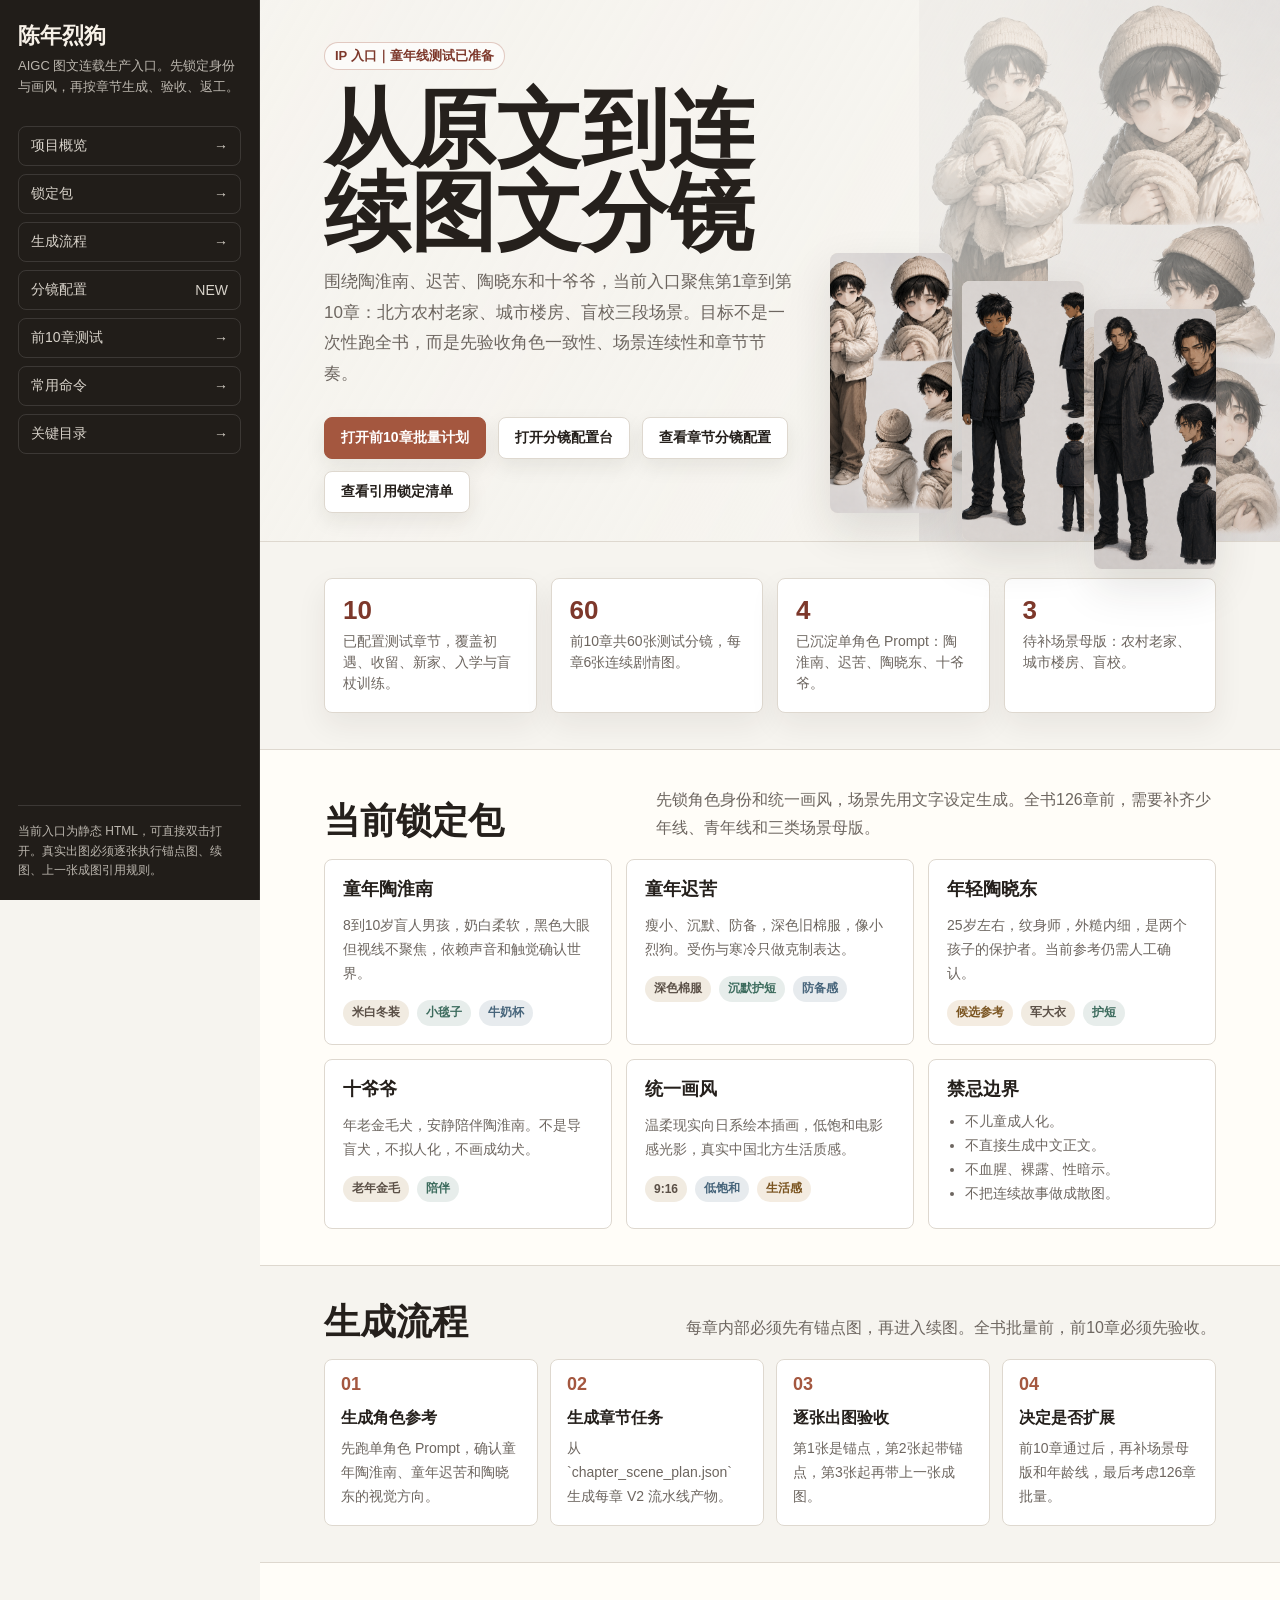
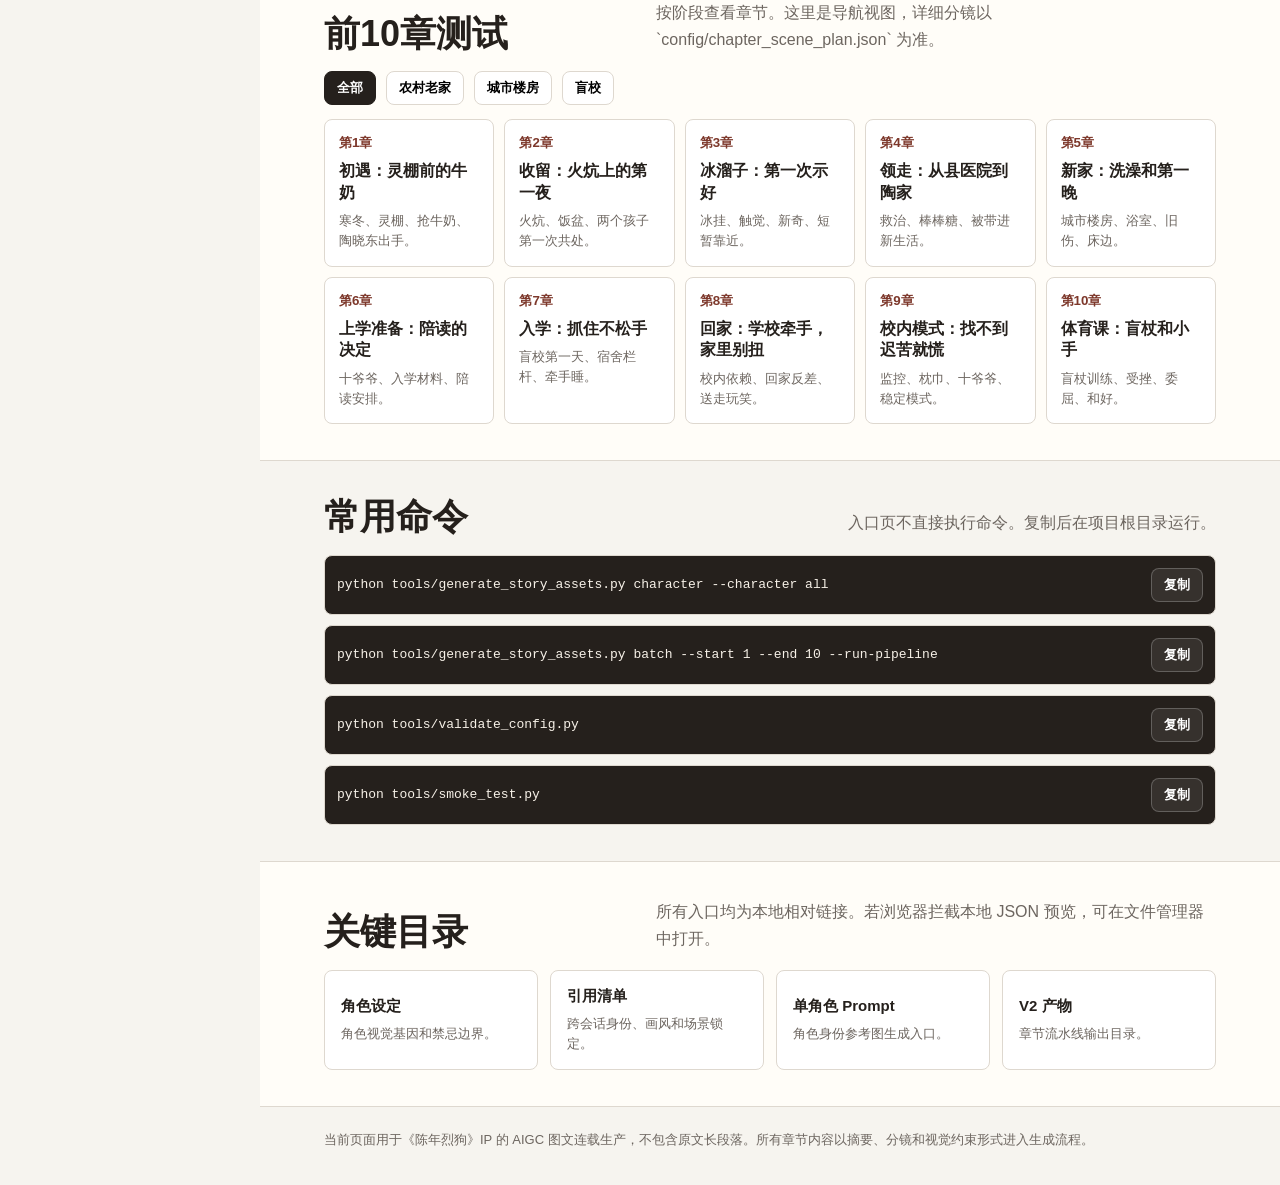
<file: 入口/入口_NEW.html>
<!doctype html>
<html lang="zh-CN">
<head>
  <meta charset="utf-8">
  <meta name="viewport" content="width=device-width, initial-scale=1">
  <title>陈年烈狗｜AIGC 图文连载入口</title>
  <style>
    :root {
      color-scheme: light;
      --bg: #f6f4ef;
      --panel: #ffffff;
      --ink: #25201c;
      --muted: #6d6660;
      --line: #ded8cf;
      --warm: #a4573f;
      --warm-deep: #7d382b;
      --green: #3c6b5d;
      --blue: #47657b;
      --gold: #b68138;
      --shadow: 0 18px 45px rgba(42, 35, 28, .12);
      --radius: 8px;
    }

    * {
      box-sizing: border-box;
    }

    body {
      margin: 0;
      min-height: 100vh;
      font-family: "Microsoft YaHei", "PingFang SC", "Segoe UI", Arial, sans-serif;
      background: var(--bg);
      color: var(--ink);
      letter-spacing: 0;
    }

    a {
      color: inherit;
      text-decoration: none;
    }

    img {
      display: block;
      max-width: 100%;
    }

    .shell {
      min-height: 100vh;
      display: grid;
      grid-template-columns: 260px minmax(0, 1fr);
    }

    .side {
      position: sticky;
      top: 0;
      height: 100vh;
      padding: 24px 18px;
      background: #211d19;
      color: #f7f1e8;
      border-right: 1px solid rgba(255, 255, 255, .08);
    }

    .brand {
      display: grid;
      gap: 8px;
      margin-bottom: 28px;
    }

    .brand b {
      font-size: 22px;
      line-height: 1.1;
      font-weight: 800;
    }

    .brand span {
      color: rgba(247, 241, 232, .72);
      font-size: 13px;
      line-height: 1.6;
    }

    .nav {
      display: grid;
      gap: 8px;
    }

    .nav a {
      min-height: 40px;
      display: flex;
      align-items: center;
      justify-content: space-between;
      padding: 0 12px;
      border: 1px solid rgba(255, 255, 255, .12);
      border-radius: var(--radius);
      color: rgba(247, 241, 232, .86);
      font-size: 14px;
    }

    .nav a:hover,
    .nav a:focus-visible {
      outline: none;
      background: rgba(255, 255, 255, .08);
      color: #fff;
    }

    .side-note {
      position: absolute;
      left: 18px;
      right: 18px;
      bottom: 20px;
      padding-top: 16px;
      border-top: 1px solid rgba(255, 255, 255, .12);
      color: rgba(247, 241, 232, .72);
      font-size: 12px;
      line-height: 1.6;
    }

    main {
      min-width: 0;
    }

    .hero {
      min-height: 520px;
      display: grid;
      grid-template-columns: minmax(0, 1.1fr) minmax(320px, .9fr);
      gap: 34px;
      align-items: stretch;
      padding: 42px clamp(24px, 5vw, 64px) 28px;
      background:
        linear-gradient(120deg, rgba(246, 244, 239, .98) 0%, rgba(246, 244, 239, .78) 52%, rgba(246, 244, 239, .2) 100%),
        url("../02_风格母版图/v2/陶淮南-小时候.png") right center / contain no-repeat;
      border-bottom: 1px solid var(--line);
    }

    .hero-copy {
      align-self: center;
      max-width: 720px;
    }

    .kicker {
      display: inline-flex;
      align-items: center;
      min-height: 28px;
      padding: 0 10px;
      border: 1px solid rgba(164, 87, 63, .3);
      border-radius: 999px;
      color: var(--warm-deep);
      background: rgba(255, 255, 255, .64);
      font-size: 13px;
      font-weight: 700;
    }

    h1 {
      margin: 18px 0 14px;
      font-size: clamp(42px, 7vw, 86px);
      line-height: .96;
      font-weight: 900;
      letter-spacing: 0;
    }

    .lead {
      max-width: 620px;
      margin: 0;
      color: var(--muted);
      font-size: 17px;
      line-height: 1.8;
    }

    .hero-actions {
      display: flex;
      flex-wrap: wrap;
      gap: 12px;
      margin-top: 28px;
    }

    .btn {
      min-height: 42px;
      display: inline-flex;
      align-items: center;
      justify-content: center;
      gap: 8px;
      padding: 0 16px;
      border: 1px solid var(--line);
      border-radius: var(--radius);
      background: var(--panel);
      color: var(--ink);
      font: inherit;
      font-size: 14px;
      font-weight: 800;
      cursor: pointer;
      box-shadow: 0 8px 20px rgba(42, 35, 28, .08);
    }

    .btn.primary {
      background: var(--warm);
      border-color: var(--warm);
      color: #fff;
    }

    .btn:hover,
    .btn:focus-visible {
      outline: 2px solid rgba(164, 87, 63, .3);
      outline-offset: 2px;
    }

    .hero-board {
      align-self: end;
      display: grid;
      grid-template-columns: repeat(3, minmax(0, 1fr));
      gap: 10px;
      min-height: 260px;
    }

    .hero-board figure {
      margin: 0;
      overflow: hidden;
      border-radius: var(--radius);
      background: #eee5db;
      box-shadow: var(--shadow);
    }

    .hero-board img {
      width: 100%;
      height: 100%;
      object-fit: cover;
      object-position: top center;
    }

    .hero-board figure:nth-child(2) {
      transform: translateY(28px);
    }

    .hero-board figure:nth-child(3) {
      transform: translateY(56px);
    }

    .band {
      padding: 36px clamp(24px, 5vw, 64px);
    }

    .band.alt {
      background: #fffdf8;
      border-block: 1px solid var(--line);
    }

    .section-head {
      display: flex;
      align-items: end;
      justify-content: space-between;
      gap: 18px;
      margin-bottom: 18px;
    }

    h2 {
      margin: 0;
      font-size: clamp(24px, 3vw, 36px);
      line-height: 1.1;
      font-weight: 900;
    }

    .section-head p {
      max-width: 560px;
      margin: 0;
      color: var(--muted);
      line-height: 1.7;
    }

    .metrics {
      display: grid;
      grid-template-columns: repeat(4, minmax(0, 1fr));
      gap: 14px;
    }

    .metric {
      padding: 18px;
      border: 1px solid var(--line);
      border-radius: var(--radius);
      background: var(--panel);
      box-shadow: 0 12px 30px rgba(42, 35, 28, .07);
    }

    .metric strong {
      display: block;
      margin-bottom: 8px;
      color: var(--warm-deep);
      font-size: 26px;
      line-height: 1;
    }

    .metric span {
      color: var(--muted);
      font-size: 14px;
      line-height: 1.5;
    }

    .grid {
      display: grid;
      grid-template-columns: repeat(3, minmax(0, 1fr));
      gap: 14px;
    }

    .tile {
      padding: 18px;
      border: 1px solid var(--line);
      border-radius: var(--radius);
      background: var(--panel);
      min-height: 170px;
    }

    .tile h3 {
      margin: 0 0 10px;
      font-size: 18px;
      line-height: 1.25;
    }

    .tile p,
    .tile li {
      color: var(--muted);
      font-size: 14px;
      line-height: 1.7;
    }

    .tile ul {
      margin: 0;
      padding-left: 18px;
    }

    .tagrow {
      display: flex;
      flex-wrap: wrap;
      gap: 8px;
      margin-top: 14px;
    }

    .tag {
      display: inline-flex;
      min-height: 26px;
      align-items: center;
      padding: 0 9px;
      border-radius: 999px;
      background: #f1ebe1;
      color: #5b5047;
      font-size: 12px;
      font-weight: 700;
    }

    .tag.green {
      background: rgba(60, 107, 93, .12);
      color: var(--green);
    }

    .tag.blue {
      background: rgba(71, 101, 123, .13);
      color: var(--blue);
    }

    .tag.gold {
      background: rgba(182, 129, 56, .15);
      color: #7a5420;
    }

    .workflow {
      display: grid;
      grid-template-columns: repeat(4, minmax(0, 1fr));
      gap: 12px;
      counter-reset: step;
    }

    .step {
      position: relative;
      min-height: 154px;
      padding: 48px 16px 16px;
      border: 1px solid var(--line);
      border-radius: var(--radius);
      background: var(--panel);
    }

    .step::before {
      counter-increment: step;
      content: counter(step, decimal-leading-zero);
      position: absolute;
      top: 14px;
      left: 16px;
      color: var(--warm);
      font-weight: 900;
      font-size: 18px;
    }

    .step b {
      display: block;
      margin-bottom: 8px;
      font-size: 16px;
    }

    .step span {
      color: var(--muted);
      font-size: 14px;
      line-height: 1.7;
    }

    .chapter-tools {
      display: flex;
      flex-wrap: wrap;
      gap: 10px;
      margin-bottom: 14px;
    }

    .seg {
      min-height: 34px;
      border: 1px solid var(--line);
      border-radius: var(--radius);
      background: var(--panel);
      padding: 0 12px;
      font: inherit;
      font-size: 13px;
      font-weight: 800;
      cursor: pointer;
    }

    .seg.active {
      background: #25201c;
      color: #fff;
      border-color: #25201c;
    }

    .chapters {
      display: grid;
      grid-template-columns: repeat(5, minmax(0, 1fr));
      gap: 10px;
    }

    .chapter {
      min-height: 126px;
      padding: 14px;
      border: 1px solid var(--line);
      border-radius: var(--radius);
      background: var(--panel);
    }

    .chapter small {
      display: block;
      color: var(--warm-deep);
      font-weight: 900;
      margin-bottom: 8px;
    }

    .chapter b {
      display: block;
      margin-bottom: 8px;
      line-height: 1.35;
    }

    .chapter span {
      color: var(--muted);
      font-size: 13px;
      line-height: 1.55;
    }

    .command-list {
      display: grid;
      gap: 10px;
    }

    .command {
      display: grid;
      grid-template-columns: minmax(0, 1fr) auto;
      gap: 12px;
      align-items: center;
      padding: 12px;
      border: 1px solid var(--line);
      border-radius: var(--radius);
      background: #25201c;
      color: #f7f1e8;
    }

    code {
      white-space: pre-wrap;
      overflow-wrap: anywhere;
      font-family: Consolas, "Cascadia Mono", monospace;
      font-size: 13px;
      line-height: 1.55;
    }

    .copy {
      min-height: 34px;
      padding: 0 12px;
      border: 1px solid rgba(255, 255, 255, .22);
      border-radius: var(--radius);
      background: rgba(255, 255, 255, .08);
      color: #fff;
      font: inherit;
      font-size: 13px;
      font-weight: 800;
      cursor: pointer;
    }

    .links {
      display: grid;
      grid-template-columns: repeat(4, minmax(0, 1fr));
      gap: 12px;
    }

    .link-tile {
      min-height: 96px;
      display: grid;
      align-content: center;
      gap: 8px;
      padding: 16px;
      border: 1px solid var(--line);
      border-radius: var(--radius);
      background: var(--panel);
    }

    .link-tile b {
      font-size: 15px;
    }

    .link-tile span {
      color: var(--muted);
      font-size: 13px;
      line-height: 1.5;
    }

    .footer {
      padding: 22px clamp(24px, 5vw, 64px) 34px;
      color: var(--muted);
      font-size: 13px;
      line-height: 1.7;
    }

    @media (max-width: 1040px) {
      .shell {
        grid-template-columns: 1fr;
      }

      .side {
        position: static;
        height: auto;
      }

      .side-note {
        position: static;
        margin-top: 18px;
      }

      .hero {
        grid-template-columns: 1fr;
        background:
          linear-gradient(120deg, rgba(246, 244, 239, .98), rgba(246, 244, 239, .78)),
          url("../02_风格母版图/v2/陶淮南-小时候.png") right center / contain no-repeat;
      }

      .metrics,
      .grid,
      .workflow,
      .links {
        grid-template-columns: repeat(2, minmax(0, 1fr));
      }

      .chapters {
        grid-template-columns: repeat(2, minmax(0, 1fr));
      }
    }

    @media (max-width: 640px) {
      .hero {
        min-height: auto;
        padding-top: 28px;
      }

      .hero-board,
      .metrics,
      .grid,
      .workflow,
      .chapters,
      .links {
        grid-template-columns: 1fr;
      }

      .hero-board figure,
      .hero-board figure:nth-child(2),
      .hero-board figure:nth-child(3) {
        transform: none;
        height: 220px;
      }

      .section-head {
        display: grid;
      }

      .command {
        grid-template-columns: 1fr;
      }
    }
  </style>
</head>
<body>
  <div class="shell">
    <aside class="side">
      <div class="brand">
        <b>陈年烈狗</b>
        <span>AIGC 图文连载生产入口。先锁定身份与画风，再按章节生成、验收、返工。</span>
      </div>
      <nav class="nav" aria-label="页面导航">
        <a href="#overview">项目概览 <span>→</span></a>
        <a href="#lock">锁定包 <span>→</span></a>
        <a href="#workflow">生成流程 <span>→</span></a>
        <a href="./storyboard_config.html">分镜配置 <span>NEW</span></a>
        <a href="#chapters">前10章测试 <span>→</span></a>
        <a href="#commands">常用命令 <span>→</span></a>
        <a href="#files">关键目录 <span>→</span></a>
      </nav>
      <div class="side-note">
        当前入口为静态 HTML，可直接双击打开。真实出图必须逐张执行锚点图、续图、上一张成图引用规则。
      </div>
    </aside>

    <main>
      <section class="hero" id="overview">
        <div class="hero-copy">
          <span class="kicker">IP 入口｜童年线测试已准备</span>
          <h1>从原文到连续图文分镜</h1>
          <p class="lead">围绕陶淮南、迟苦、陶晓东和十爷爷，当前入口聚焦第1章到第10章：北方农村老家、城市楼房、盲校三段场景。目标不是一次性跑全书，而是先验收角色一致性、场景连续性和章节节奏。</p>
          <div class="hero-actions">
            <a class="btn primary" href="../prompts/batch/chapters_001_010.batch_plan.json">打开前10章批量计划</a>
            <a class="btn" href="./storyboard_config.html">打开分镜配置台</a>
            <a class="btn" href="../config/chapter_scene_plan.json">查看章节分镜配置</a>
            <a class="btn" href="../config/reference_manifest.json">查看引用锁定清单</a>
          </div>
        </div>
        <div class="hero-board" aria-label="当前参考图">
          <figure>
            <img src="../02_风格母版图/v2/陶淮南-小时候.png" alt="童年陶淮南参考图">
          </figure>
          <figure>
            <img src="../02_风格母版图/v2/迟骋-小时候.png" alt="童年迟苦参考图">
          </figure>
          <figure>
            <img src="../02_风格母版图/v2/陶晓东25岁.png" alt="25岁陶晓东参考图">
          </figure>
        </div>
      </section>

      <section class="band">
        <div class="metrics">
          <div class="metric">
            <strong>10</strong>
            <span>已配置测试章节，覆盖初遇、收留、新家、入学与盲杖训练。</span>
          </div>
          <div class="metric">
            <strong>60</strong>
            <span>前10章共60张测试分镜，每章6张连续剧情图。</span>
          </div>
          <div class="metric">
            <strong>4</strong>
            <span>已沉淀单角色 Prompt：陶淮南、迟苦、陶晓东、十爷爷。</span>
          </div>
          <div class="metric">
            <strong>3</strong>
            <span>待补场景母版：农村老家、城市楼房、盲校。</span>
          </div>
        </div>
      </section>

      <section class="band alt" id="lock">
        <div class="section-head">
          <h2>当前锁定包</h2>
          <p>先锁角色身份和统一画风，场景先用文字设定生成。全书126章前，需要补齐少年线、青年线和三类场景母版。</p>
        </div>
        <div class="grid">
          <article class="tile">
            <h3>童年陶淮南</h3>
            <p>8到10岁盲人男孩，奶白柔软，黑色大眼但视线不聚焦，依赖声音和触觉确认世界。</p>
            <div class="tagrow">
              <span class="tag">米白冬装</span>
              <span class="tag green">小毯子</span>
              <span class="tag blue">牛奶杯</span>
            </div>
          </article>
          <article class="tile">
            <h3>童年迟苦</h3>
            <p>瘦小、沉默、防备，深色旧棉服，像小烈狗。受伤与寒冷只做克制表达。</p>
            <div class="tagrow">
              <span class="tag">深色棉服</span>
              <span class="tag green">沉默护短</span>
              <span class="tag blue">防备感</span>
            </div>
          </article>
          <article class="tile">
            <h3>年轻陶晓东</h3>
            <p>25岁左右，纹身师，外糙内细，是两个孩子的保护者。当前参考仍需人工确认。</p>
            <div class="tagrow">
              <span class="tag gold">候选参考</span>
              <span class="tag">军大衣</span>
              <span class="tag green">护短</span>
            </div>
          </article>
          <article class="tile">
            <h3>十爷爷</h3>
            <p>年老金毛犬，安静陪伴陶淮南。不是导盲犬，不拟人化，不画成幼犬。</p>
            <div class="tagrow">
              <span class="tag">老年金毛</span>
              <span class="tag green">陪伴</span>
            </div>
          </article>
          <article class="tile">
            <h3>统一画风</h3>
            <p>温柔现实向日系绘本插画，低饱和电影感光影，真实中国北方生活质感。</p>
            <div class="tagrow">
              <span class="tag">9:16</span>
              <span class="tag blue">低饱和</span>
              <span class="tag gold">生活感</span>
            </div>
          </article>
          <article class="tile">
            <h3>禁忌边界</h3>
            <ul>
              <li>不儿童成人化。</li>
              <li>不直接生成中文正文。</li>
              <li>不血腥、裸露、性暗示。</li>
              <li>不把连续故事做成散图。</li>
            </ul>
          </article>
        </div>
      </section>

      <section class="band" id="workflow">
        <div class="section-head">
          <h2>生成流程</h2>
          <p>每章内部必须先有锚点图，再进入续图。全书批量前，前10章必须先验收。</p>
        </div>
        <div class="workflow">
          <div class="step">
            <b>生成角色参考</b>
            <span>先跑单角色 Prompt，确认童年陶淮南、童年迟苦和陶晓东的视觉方向。</span>
          </div>
          <div class="step">
            <b>生成章节任务</b>
            <span>从 `chapter_scene_plan.json` 生成每章 V2 流水线产物。</span>
          </div>
          <div class="step">
            <b>逐张出图验收</b>
            <span>第1张是锚点，第2张起带锚点，第3张起再带上一张成图。</span>
          </div>
          <div class="step">
            <b>决定是否扩展</b>
            <span>前10章通过后，再补场景母版和年龄线，最后考虑126章批量。</span>
          </div>
        </div>
      </section>

      <section class="band alt" id="chapters">
        <div class="section-head">
          <h2>前10章测试</h2>
          <p>按阶段查看章节。这里是导航视图，详细分镜以 `config/chapter_scene_plan.json` 为准。</p>
        </div>
        <div class="chapter-tools" role="tablist" aria-label="章节阶段筛选">
          <button class="seg active" type="button" data-filter="all">全部</button>
          <button class="seg" type="button" data-filter="rural">农村老家</button>
          <button class="seg" type="button" data-filter="home">城市楼房</button>
          <button class="seg" type="button" data-filter="school">盲校</button>
        </div>
        <div class="chapters">
          <a class="chapter" data-phase="rural" href="../prompts/chapter/chapter_001.input.json"><small>第1章</small><b>初遇：灵棚前的牛奶</b><span>寒冬、灵棚、抢牛奶、陶晓东出手。</span></a>
          <a class="chapter" data-phase="rural" href="../prompts/chapter/chapter_002.input.json"><small>第2章</small><b>收留：火炕上的第一夜</b><span>火炕、饭盆、两个孩子第一次共处。</span></a>
          <a class="chapter" data-phase="rural" href="../prompts/chapter/chapter_003.input.json"><small>第3章</small><b>冰溜子：第一次示好</b><span>冰挂、触觉、新奇、短暂靠近。</span></a>
          <a class="chapter" data-phase="home" href="../prompts/chapter/chapter_004.input.json"><small>第4章</small><b>领走：从县医院到陶家</b><span>救治、棒棒糖、被带进新生活。</span></a>
          <a class="chapter" data-phase="home" href="../prompts/chapter/chapter_005.input.json"><small>第5章</small><b>新家：洗澡和第一晚</b><span>城市楼房、浴室、旧伤、床边。</span></a>
          <a class="chapter" data-phase="home" href="../prompts/chapter/chapter_006.input.json"><small>第6章</small><b>上学准备：陪读的决定</b><span>十爷爷、入学材料、陪读安排。</span></a>
          <a class="chapter" data-phase="school" href="../prompts/chapter/chapter_007.input.json"><small>第7章</small><b>入学：抓住不松手</b><span>盲校第一天、宿舍栏杆、牵手睡。</span></a>
          <a class="chapter" data-phase="school" href="../prompts/chapter/chapter_008.input.json"><small>第8章</small><b>回家：学校牵手，家里别扭</b><span>校内依赖、回家反差、送走玩笑。</span></a>
          <a class="chapter" data-phase="school" href="../prompts/chapter/chapter_009.input.json"><small>第9章</small><b>校内模式：找不到迟苦就慌</b><span>监控、枕巾、十爷爷、稳定模式。</span></a>
          <a class="chapter" data-phase="school" href="../prompts/chapter/chapter_010.input.json"><small>第10章</small><b>体育课：盲杖和小手</b><span>盲杖训练、受挫、委屈、和好。</span></a>
        </div>
      </section>

      <section class="band" id="commands">
        <div class="section-head">
          <h2>常用命令</h2>
          <p>入口页不直接执行命令。复制后在项目根目录运行。</p>
        </div>
        <div class="command-list">
          <div class="command">
            <code>python tools/generate_story_assets.py character --character all</code>
            <button class="copy" type="button">复制</button>
          </div>
          <div class="command">
            <code>python tools/generate_story_assets.py batch --start 1 --end 10 --run-pipeline</code>
            <button class="copy" type="button">复制</button>
          </div>
          <div class="command">
            <code>python tools/validate_config.py</code>
            <button class="copy" type="button">复制</button>
          </div>
          <div class="command">
            <code>python tools/smoke_test.py</code>
            <button class="copy" type="button">复制</button>
          </div>
        </div>
      </section>

      <section class="band alt" id="files">
        <div class="section-head">
          <h2>关键目录</h2>
          <p>所有入口均为本地相对链接。若浏览器拦截本地 JSON 预览，可在文件管理器中打开。</p>
        </div>
        <div class="links">
          <a class="link-tile" href="../config/character_spec.json"><b>角色设定</b><span>角色视觉基因和禁忌边界。</span></a>
          <a class="link-tile" href="../config/reference_manifest.json"><b>引用清单</b><span>跨会话身份、画风和场景锁定。</span></a>
          <a class="link-tile" href="../prompts/character/"><b>单角色 Prompt</b><span>角色身份参考图生成入口。</span></a>
          <a class="link-tile" href="../outputs/batch_plans/"><b>V2 产物</b><span>章节流水线输出目录。</span></a>
        </div>
      </section>

      <footer class="footer">
        当前页面用于《陈年烈狗》IP 的 AIGC 图文连载生产，不包含原文长段落。所有章节内容以摘要、分镜和视觉约束形式进入生成流程。
      </footer>
    </main>
  </div>

  <script>
    const filterButtons = document.querySelectorAll(".seg");
    const chapters = document.querySelectorAll(".chapter");

    filterButtons.forEach((button) => {
      button.addEventListener("click", () => {
        const filter = button.dataset.filter;
        filterButtons.forEach((item) => item.classList.toggle("active", item === button));
        chapters.forEach((chapter) => {
          const visible = filter === "all" || chapter.dataset.phase === filter;
          chapter.style.display = visible ? "" : "none";
        });
      });
    });

    document.querySelectorAll(".command").forEach((row) => {
      const button = row.querySelector(".copy");
      const command = row.querySelector("code").innerText;
      button.addEventListener("click", async () => {
        try {
          await navigator.clipboard.writeText(command);
          button.innerText = "已复制";
          window.setTimeout(() => button.innerText = "复制", 1200);
        } catch (error) {
          button.innerText = "手动复制";
        }
      });
    });
  </script>
</body>
</html>
</file>
